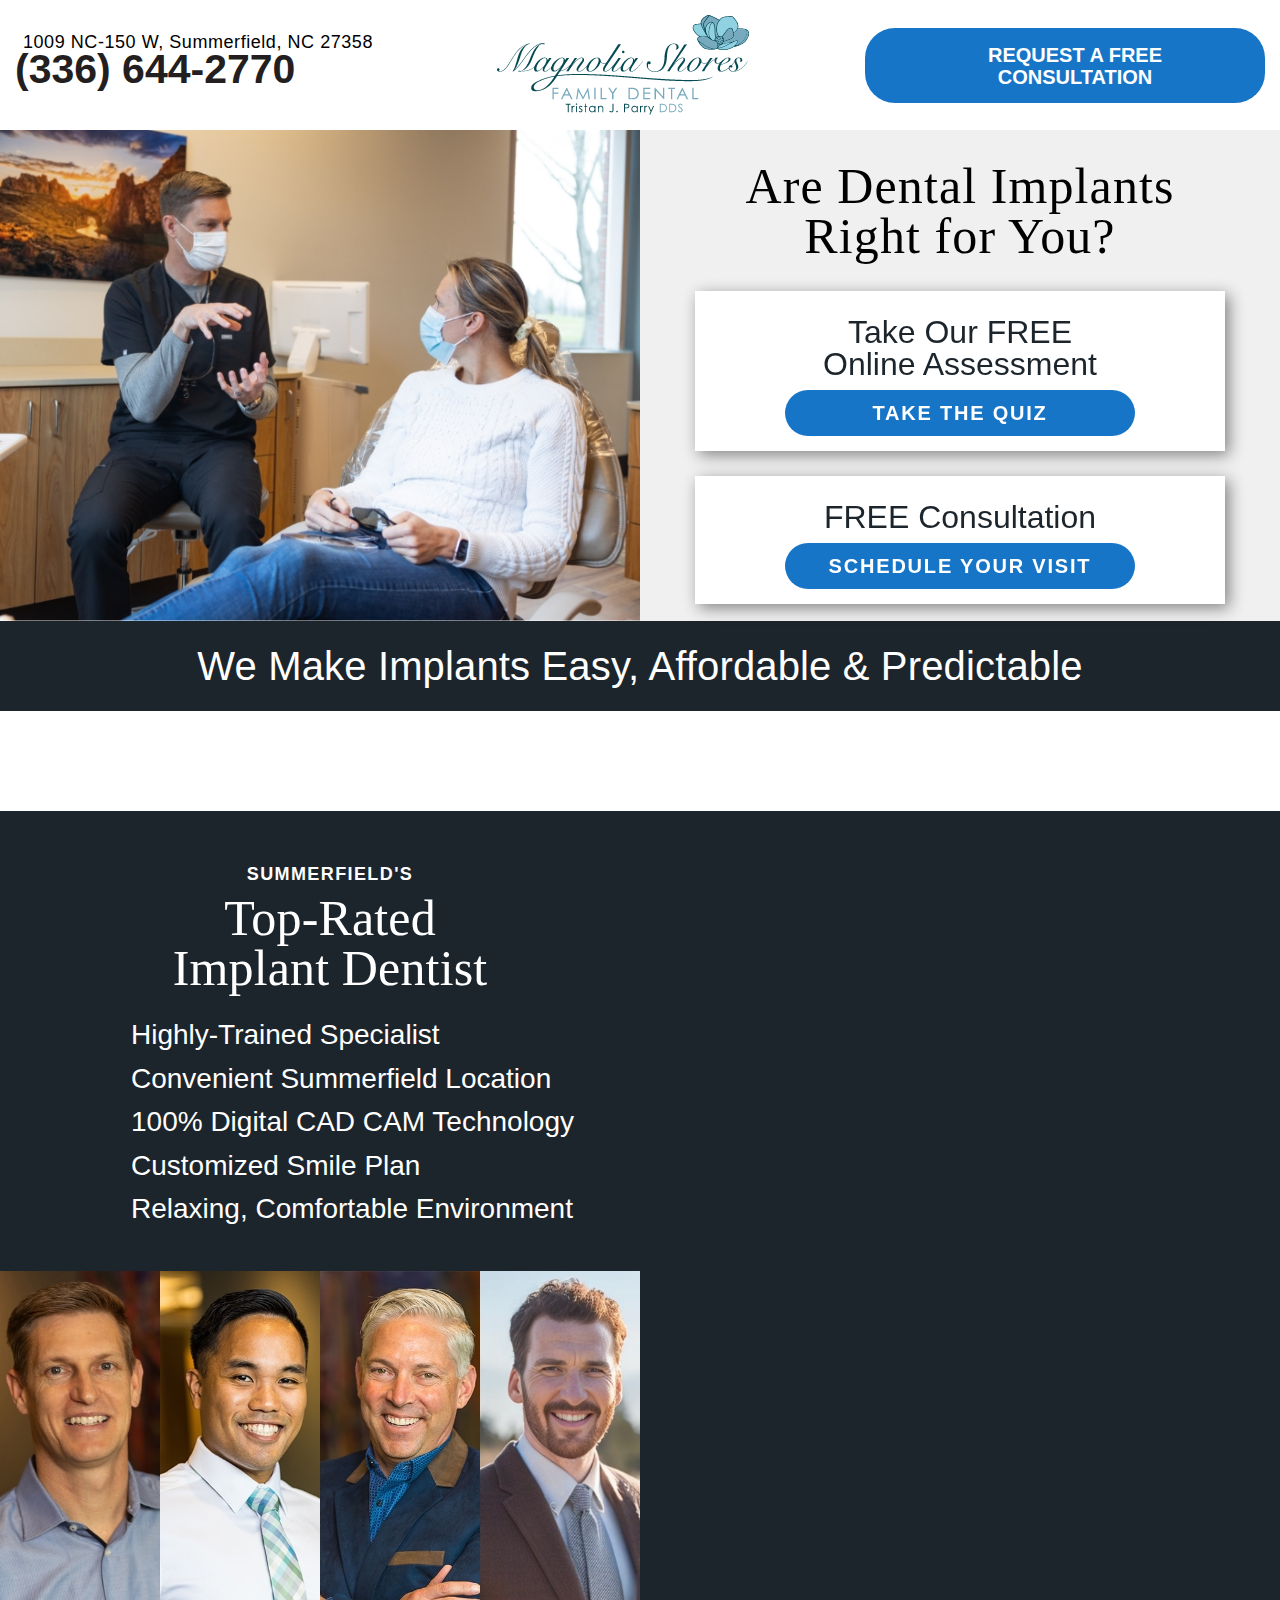
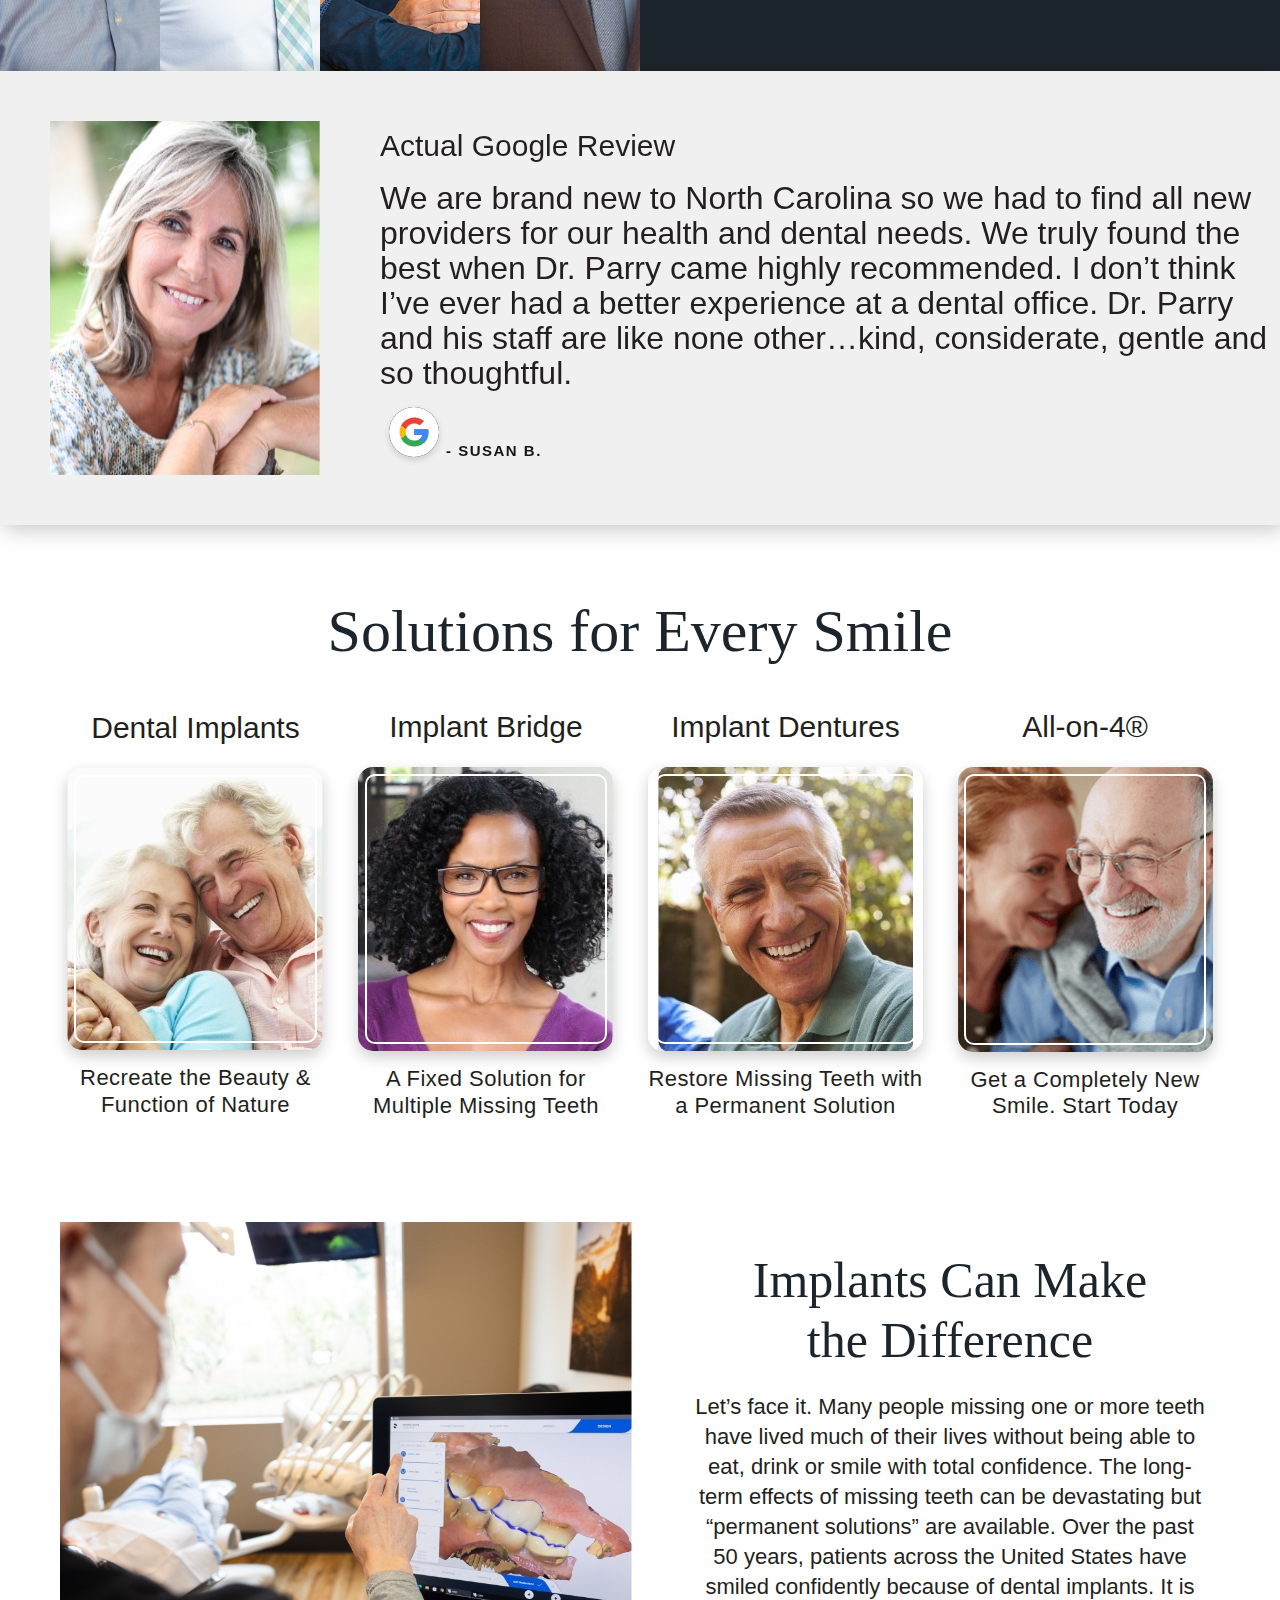
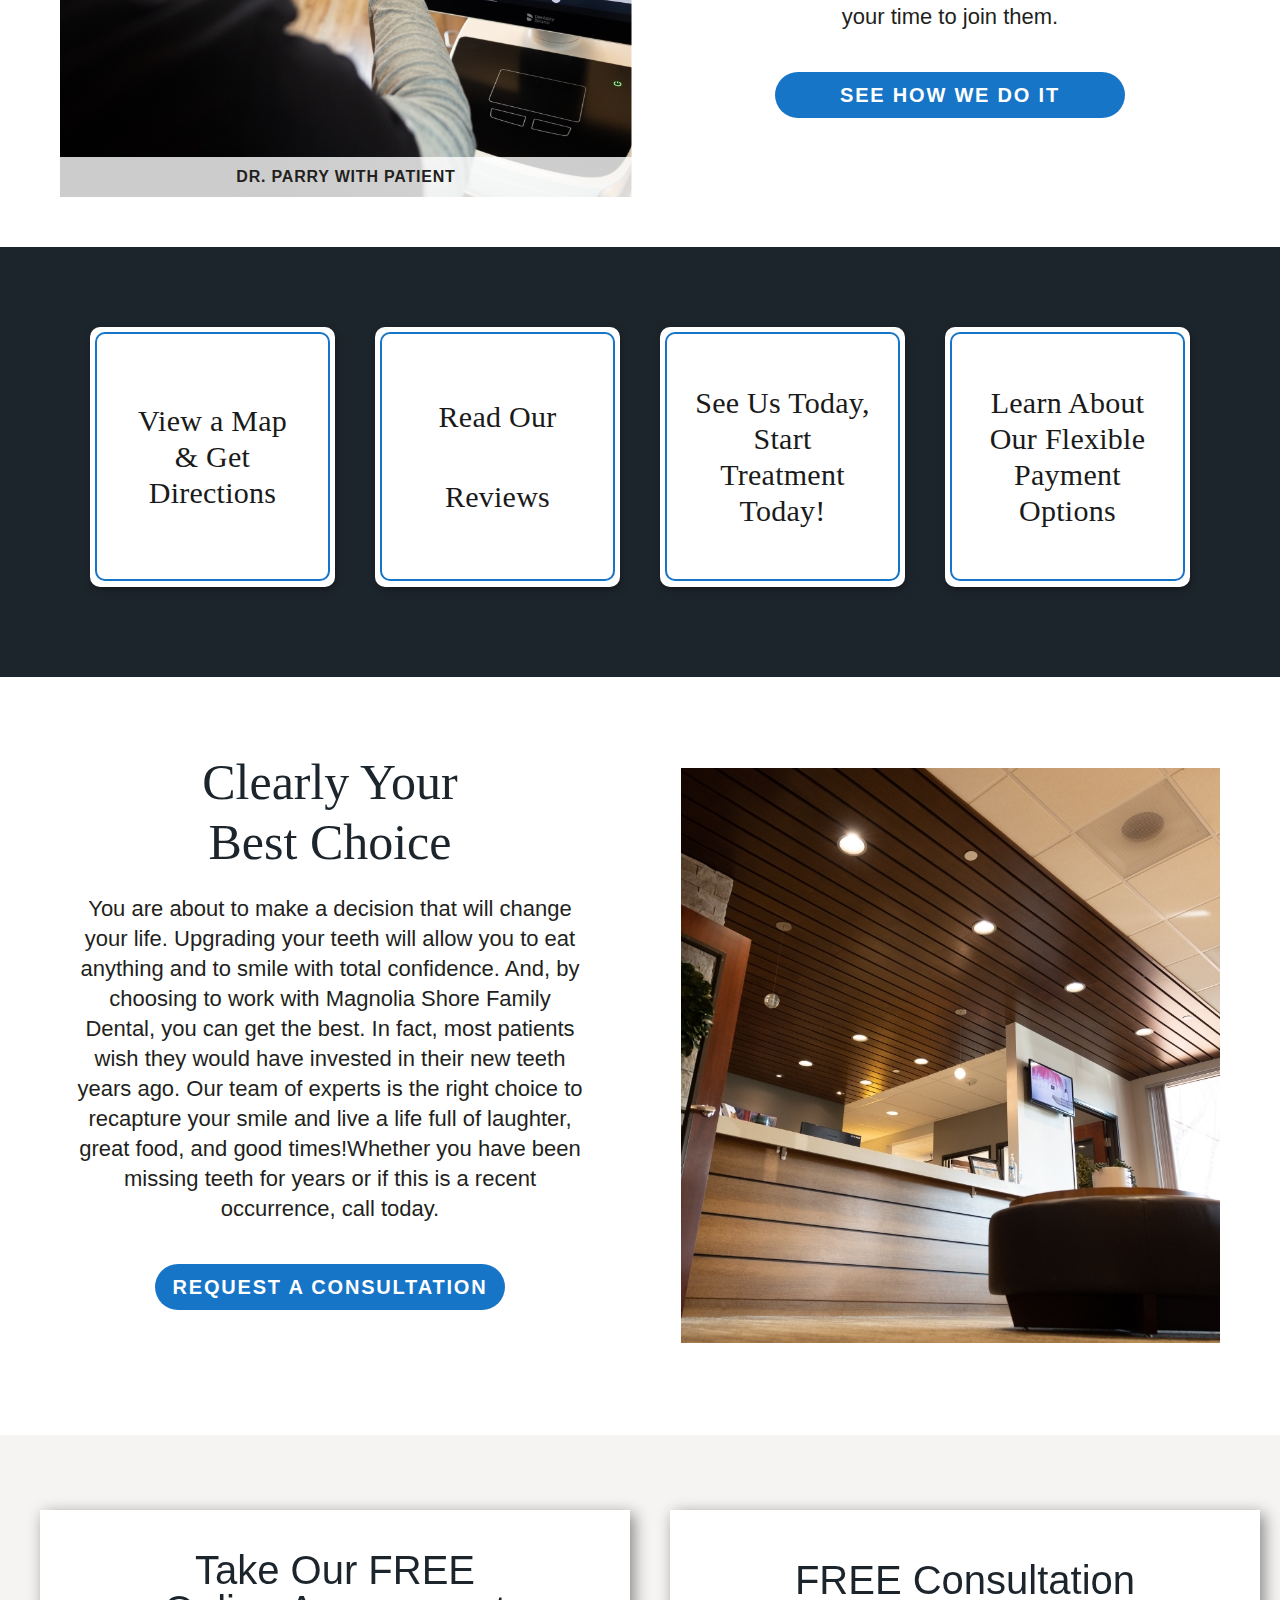
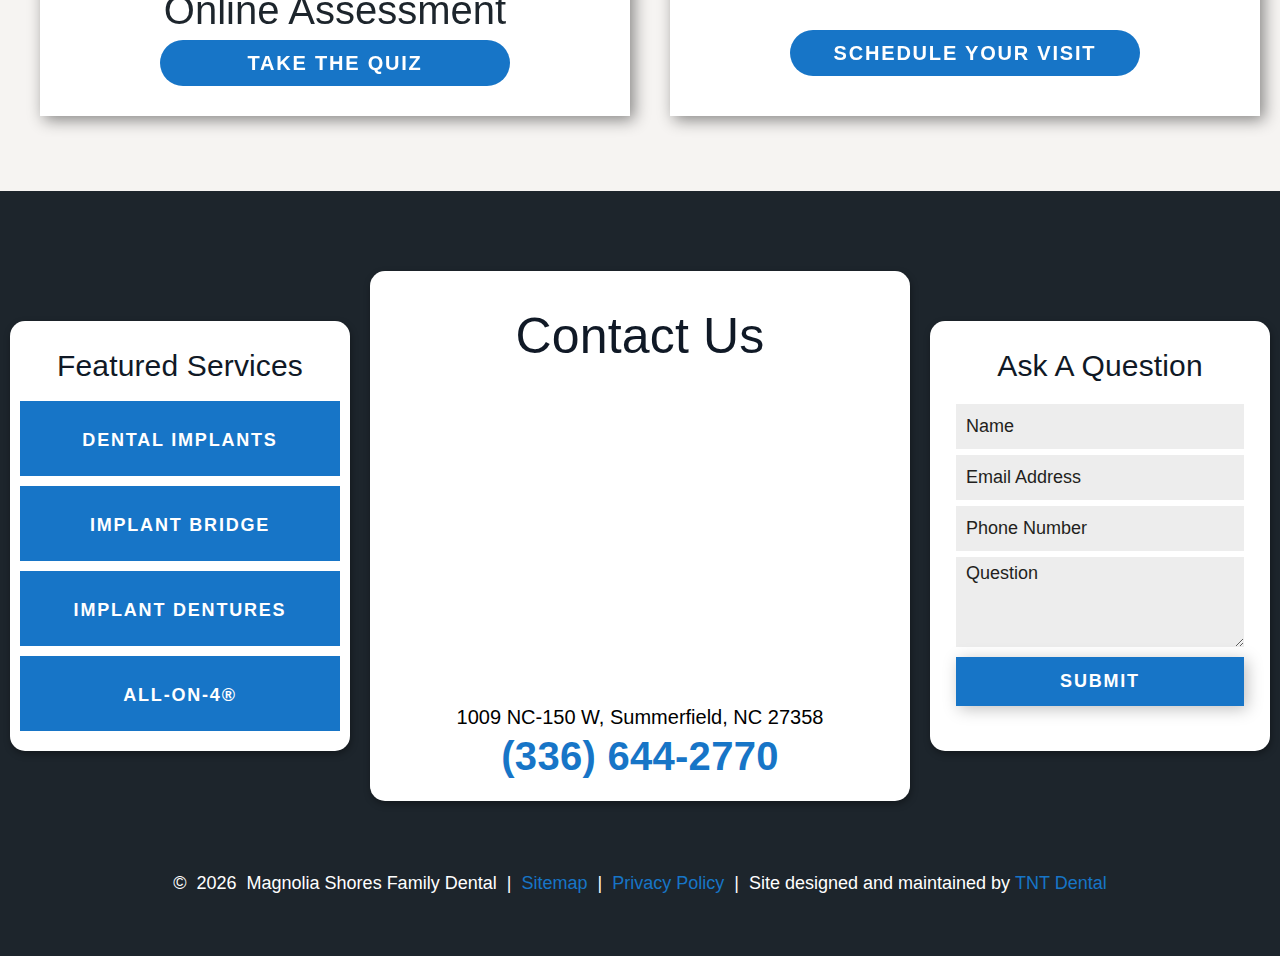
<file: index.html>
<!DOCTYPE html>
<html lang="en">

<head>
    <meta http-equiv="Content-Type" content="text/html; charset=utf-8" />
    <meta content="$var(metaDescription)$" name="Description" />
    <link href="lp-implant-styles.css" type="text/css" rel="stylesheet">
	<title>$var(pageTitle)$</title>
    <META NAME="ROBOTS" CONTENT="NOINDEX, NOFOLLOW">
    <link rel="canonical" href="https://$var(siteURL)$/$var(pageURL)$.html" />
    <meta name="viewport" content="width=device-width, initial-scale=1, maximum-scale=1, user-scalable=0" />
    <link href="https://tntwebsites.com/tnticons/css/fontello.css" rel="stylesheet">
    <link rel="preconnect" href="https://fonts.googleapis.com">
    <link rel="preconnect" href="https://fonts.gstatic.com" crossorigin>
    <link href="https://fonts.googleapis.com/css2?family=Prata&family=Roboto:wght@400;700&display=swap" rel="stylesheet">
    <script async src='https://tag.simpli.fi/sifitag/d0839950-0d38-0137-dfb5-06a9ed4ca31b'></script>
</head>

<body>
   
    <div id="fixed-tabs">
         <a href="implant-special-form-2023.html">
            <span><i class="icon-calendar-1"></i>Request <strong>a Consultation</strong></span>
        </a>
        <a href="tel:+13366442770" target="_blank">
            <span><i class="icon-phone"></i>Call <strong>Our Office</strong></span>
        </a>
        <a href="https://goo.gl/maps/hF76NYX7GYCfSjA28" target="_blank">
            <span><i class="icon-location"></i>Map <strong>Us</strong></span>
        </a>
    </div>
    
    <header>
        <div id="nav" class="split">
             <div id="header-details">
                 <address>
                    <a class="address" href="https://goo.gl/maps/hF76NYX7GYCfSjA28" target="_blank">
                        <i class="icon-location"></i>
                        1009 NC-150 W, Summerfield, NC 27358
                    </a>
                 </address>
                <a href="tel:+13366442770" class="phone"><i class="icon-phone"></i>(336) 644-2770</a>
             </div>
             <a href="index.html" class="logo"><img src="assets/images/lp-logo.png" alt="Magnolia Shores Family Dental logo"></a>
            <a href="implant-special-form-2023.html" class="btn"><i class="icon-calendar-1"></i>Request A Free Consultation</a>
             <div id="mobile-btns">
                <a href="tel:+13366442770" class="phone"><i class="icon-phone"></i><span>Call Today!</span>(336) 644-2770</a>
                <a href="implant-special-form-2023.html" class="btn"><i class="icon-calendar-1"></i><span>Request</span> A Free Consultation</a>
             </div>
        </div>
    </header>

    <main>

    <section id="banner">
        <figure>
            <img src="assets/images/lp-implant-2023-banner.jpg" alt="">
        </figure>
        <article>
            <h1>
                Are Dental Implants<br>
                Right for You?
            </h1>
            <div class="quiz">
                <div class="flex-ed">
                    <article>
                        <h2>Take Our FREE<br>
                            Online Assessment</h2>
                        <a href="lp-implant-quiz-2023.html" class="btn">Take The Quiz</a>
                    </article>
                    <article>
                        <h2>FREE Consultation</h2>
                        <a href="implant-special-form-2023.html" class="btn">Schedule Your Visit</a>
                    </article>
                </div>
            </div>
        </article>
    </section>

    <section id="bar">
        <h3>We Make Implants Easy, Affordable & Predictable </h3>
    </section>

    <section id="reviews">
        <div class="review-container">
            <div class="flex-ed">
                <div class="list">
                    <h4>Summerfield's</h4>
                    <h3>Top-Rated <br>
                        Implant Dentist</h3>
                    <ul>
                        <li>Highly-Trained Specialist</li>
                        <li>Convenient Summerfield Location</li>
                        <li>100% Digital CAD CAM Technology</li>
                        <li>Customized Smile Plan</li>
                        <li>Relaxing, Comfortable Environment</li>
                    </ul>
                </div>
                <figure>
                    <img src="assets/images/lp-implant-doctor-1.jpg" alt="Doctor Tristan J Parry">
                    <img id="mobile-doc" src="assets/images/lp-implant-doctor-1-mobile.jpg" alt="Doctor Tristan J Parry">
                </figure>
            </div>
            <div class="flex-ed review">
                <img src="assets/images/lp-implant-review.jpg" alt="">
                <div>
                    <h5>Actual Google Review</h5>
                    <p>We are brand new to North Carolina so we had to find all new providers for our health and dental needs. We truly found the best when Dr. Parry came highly recommended. I don’t think I’ve ever had a better experience at a dental office. Dr. Parry and his staff are like none other…kind, considerate, gentle and so thoughtful.</p>
                    <author>
                        <span><img src="assets/images/lp-np-google.png" alt="google icon"></span>
                        <div>
                            <star></star>
                            - Susan B.
                        </div>
                    </author>
                </div>
            </div>
        </div>
    </section>

    <section id="mobile-reviews">
        <div class="review-container" class="container flex-ed">
            <div id="google">
                <!-- <img src="assets/images/lp-combo-review-stamp.png" class="review-stamp" alt="Over 250 Reviews stamp"> -->
                <div>
                    <star></star>
                    <p><span>Actual</span> <img src="assets/images/google-logo.png" alt="Google logo"><span>Review</span></p>
                </div>
            </div>
            <div class="comment">
                <p>We are brand new to North Carolina so we had to find all new providers for our health and dental needs. We truly found the best when Dr. Parry came highly recommended. I don’t think I’ve ever had a better experience at a dental office. Dr. Parry and his staff are like none other…kind, considerate, gentle and so thoughtful.</p>
                <p class="caption2">- Susan B.</p>
            </div>
        </div>
    </section>

    <section id="options" class="callouts">
        <h2>Solutions for Every Smile</h2>
        <div class="flex-ed">
            <a href="dental-implants.html" target="_blank" class="col">
                <h3>Dental Implants</h3>
                <div class="portrait"><img src="assets/images/lp-implant-calls-1.jpg" alt="woman smiling"/></div>
                <p>Recreate the Beauty & <br>
                    Function of Nature</p>
            </a>
            <a href="dental-implants.html" target="_blank" class="col">
                <h3>Implant Bridge</h3>
                <div class="portrait"><img src="assets/images/lp-implant-calls-2.jpg" alt="smiling man"/></div>
                <p>A Fixed Solution for <br>
                    Multiple Missing Teeth</p>
            </a>
            <a href="implant-retained-dentures.html" target="_blank" class="col">
                <h3>Implant Dentures</h3>
                <div class="portrait"><img src="assets/images/lp-implant-calls-3.jpg" alt="smiling woman"/></div>
                <p>Restore Missing Teeth with <br>
                    a Permanent Solution</p>
            </a>
            <a href="all-on-4-dentures.html" target="_blank" class="col">
                <h3>All-on-4®</h3>
                <div class="portrait"><img src="assets/images/lp-implant-calls-4.png" alt="smiling older couple"/></div>
                <p>Get a Completely New <br>
                    Smile. Start Today</p>
            </a>
        </div>
     </section>

     <section class="container split even">
        <article>
            <h2>Implants Can Make <br>
                the Difference</h2>
             <p>Let’s face it. Many people missing one or more teeth have lived much of their lives without being able to eat, drink or smile with total confidence. The long-term effects of missing teeth can be devastating but “permanent solutions” are available. Over the past 50 years, patients across the United States have smiled confidently because of dental implants. It is your time to join them.</p>
             <p><a target="_blank" href="dental-implants.html" class="btn">SEE How We Do It</a></p>
            </article>
        <figure>
            <img src="assets/images/lp-implant-office-2.jpg" alt="doctor showing patient a smile">
            <figcaption>Dr. Parry with Patient</figcaption>
        </figure>
    </section>


    <div id="secondary">
        <section class="callouts">
            <a href="contact.html" target="blank" class="col">
                <div class="portrait">
                    <h3>View a Map <br>& Get <br>Directions</h3>
                    <i class="icon-location"></i>
                </div>
            </a>
            <a href="reviews.html" target="_blank" class="col">
                <div class="portrait">
                    <h3>Read Our <star></star> Reviews</h3>
                </div>
            </a>
            <a href="implant-special-form-2023.html" target="_blank" class="col">
                <div class="portrait">
                    <h3>See Us Today,<br> Start <br>Treatment<br> Today!</h3>
                </div>
            </a>
            <a href="for-patients.html#financing" target="_blank" class="col">
                <div class="portrait">
                    <h3>Learn About<br>Our Flexible  <br> Payment <br> Options</h3>
                </div>
            </a>
        </section>
    </div>
      
    
    
    <hr>
    
    <section id="implants" class="container split odd">
        <article>
            <h2>Clearly Your <br>
                Best Choice</h2>
             <p>You are about to make a decision that will change your life. Upgrading your teeth will allow you to eat anything and to smile with total confidence. And, by choosing to work with Magnolia Shore Family Dental, you can get the best. In fact, most patients wish they would have invested in their new teeth years ago. Our team of experts is the right choice to recapture your smile and live a life full of laughter, great food, and good times!Whether you have been missing teeth for years or if this is a recent occurrence, call today.</p>
             <p><a href="implant-special-form-2023.html" class="btn">REQUEST a Consultation</a></p>
            </article>
        <figure class="no-shad">
            <img src="assets/images/lp-implant-doctor-2.jpg" alt="dentist showing woman her new teeth">
        </figure>
    </section>

<section id="quiz">
        <div class="quiz">
            <div class="flex-ed">
                <article>
                    <h2>Take Our FREE<br>
                        Online Assessment</h2>
                    <a href="lp-implant-quiz-2023.html" class="btn">Take The Quiz</a>
                </article>
                <article>
                    <h2>FREE Consultation</h2>
                    <a class="btn" href="implant-special-form-2023.html">Schedule Your Visit</a>
                </article>
            </div>
        </div>
</section>

</main>

    <footer>
        <div class="container flex-ed">
            <article id="contact" >
                <h3>Contact Us</h3>
                <div id="map">
                    <iframe src="https://www.google.com/maps/embed?pb=!1m14!1m8!1m3!1d25756.987696099823!2d-79.8564391!3d36.2000383!3m2!1i1024!2i768!4f13.1!3m3!1m2!1s0x8852e3ec26620603%3A0x5be69f4f6315a395!2sMagnolia%20Shores%20Family%20Dental!5e0!3m2!1sen!2sus!4v1678763101547!5m2!1sen!2sus" width="100%" height="300" style="border:0;" allowfullscreen="" loading="lazy" referrerpolicy="no-referrer-when-downgrade"></iframe>
                </div>
                <a href="https://goo.gl/maps/hF76NYX7GYCfSjA28" target="_blank" class="address"> 
                    1009 NC-150 W, Summerfield, NC 27358
                </a>
                <a href="tel:+13366442770" class="phone">(336) 644-2770</a>
            </article>
            
            <article id="services">
                <h3>Featured Services</h3>
                <ul>
                    <li><a target="_blank" href="dental-implants.html">Dental Implants</a></li>
                    <li><a target="_blank" href="dental-implants.html">Implant bridge</a></li>
                    <li><a target="_blank" href="implant-retained-dentures.html">Implant Dentures</a></li>
                    <li><a target="_blank" href="dental-implants.html">All-on-4®</a></li>
                </ul>
            </article>
            
            <article id="footer-form">
                <h3>Ask A Question</h3>
                <form class="simple" method="post" action="https://tnt-adder.herokuapp.com/submit/a6d95abc-e07f-45de-b358-7c35be8862dd">
                    <input type="text" name="name" required="true" placeholder="Name" />
                    <input type="email" name="email" required="true" placeholder="Email Address" />
                    <input type="text" name="phone" required="true" placeholder="Phone Number" />
                    <textarea name="message" placeholder="Question"></textarea>
                    <button class="btn">Submit</button>
                    <input type="hidden" name="_subject" value="PPC Implants Landing Page 2023 Footer - Questions" />
                    <input type="hidden" name="_redirect" value="thanks.html" />
                </form>
            </article>
        </div>

        <div class="copy">
            © <span id="copyDate"></span> Magnolia Shores Family Dental <span>|</span> <a href="sitemap.html">Sitemap</a> <span>|</span> <a href="privacy-policy.html">Privacy Policy</a> <span>|</span> Site designed and maintained by
            <a href="https://www.tntdental.com" target="_blank">TNT Dental</a> 
        </div>
    </footer>

    <script src="assets/js/lp-implants.js"></script>

</body>
</html>
</file>
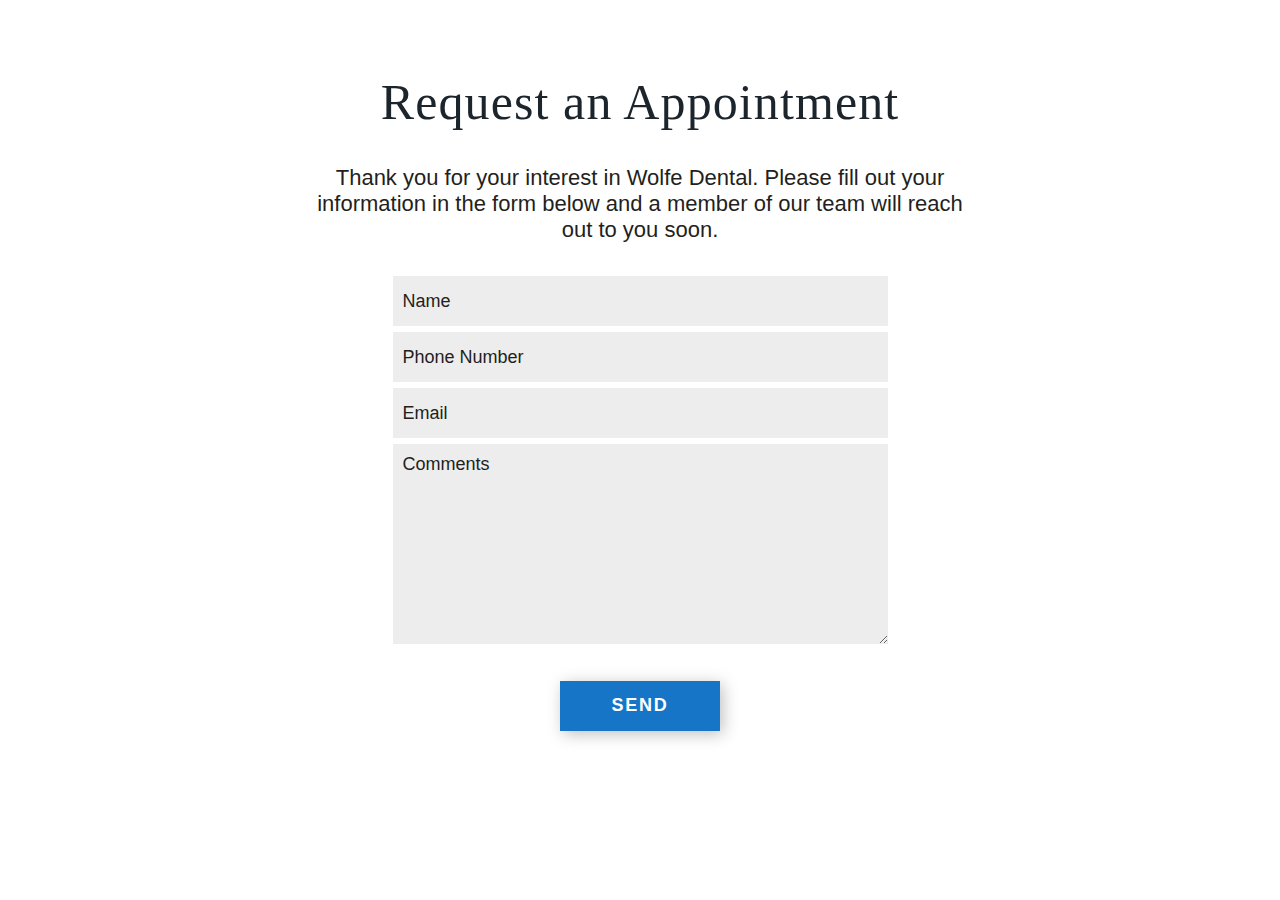
<file: implant-special-form-2023.html>
<!DOCTYPE html>
<html lang="en">

<head>
    <meta http-equiv="Content-Type" content="text/html; charset=utf-8" />
    <meta content="" name="Description" />
    <link href="lp-implant-styles.css" type="text/css" rel="stylesheet">
    <title> </title>
    <link rel="canonical" href="https://" />

    <meta name="viewport" content="width=device-width, initial-scale=1, maximum-scale=1, user-scalable=0" />
    <link href="https://tntwebsites.com/tnticons/css/fontello.css" rel="stylesheet">
    <link href="https://fonts.googleapis.com/css?family=Barlow:400,700" rel="stylesheet">
    <script async src='https://tag.simpli.fi/sifitag/d0839950-0d38-0137-dfb5-06a9ed4ca31b'></script>
</head>

<body>

	
	<div id="landing-page-form">
        <h1>Request an Appointment</h1>
          <p>Thank you for your interest in Wolfe Dental. Please fill out your information in the form below and a member of our team will reach out to you soon.</p>
                                
                 <form class="simple" method="post" action="https://tnt-adder.herokuapp.com/submit/ede9516b-0025-460d-a7c1-2d5548d708f5">
                    <div ><label>Name</label> <input name="Name" placeholder="Name" required="true" type="text" /></div>
                    <div><label>Phone Number</label> <input name="Phone" placeholder="Phone Number" required="true" type="text" /></div>
                    <div><label>Email Address</label> <input name="email" placeholder="Email" required="true" type="email" /></div>
                    <div><label>Comments</label><textarea name="CommentArea" placeholder="Comments" type="textarea" value="comments"></textarea></div>
                    <button class="btn">Send</button>
                    <input type="hidden" name="_subject" value="LP Implants 2023 - Request an Appointment" />
                    <input type="hidden" name="_redirect" value="thanks.html" />
                </form>
          </div>


</body>

</html>
</file>
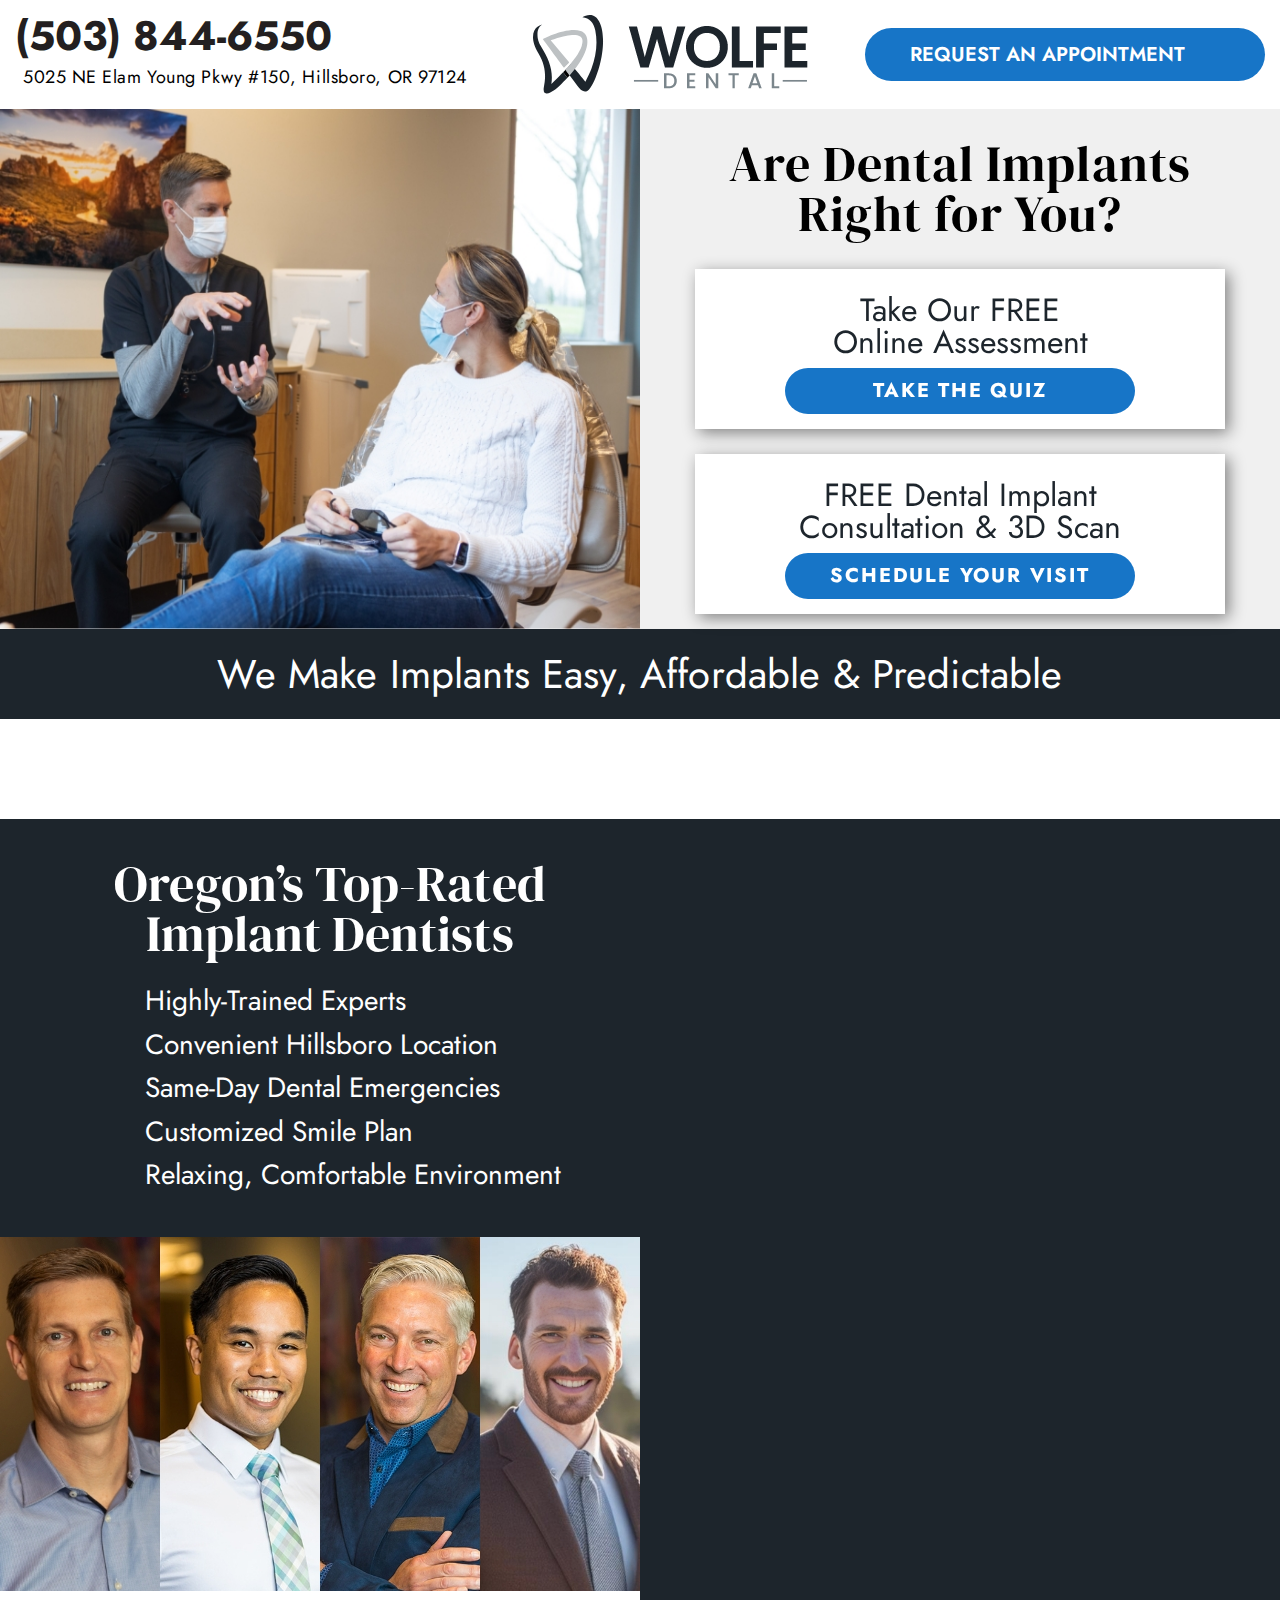
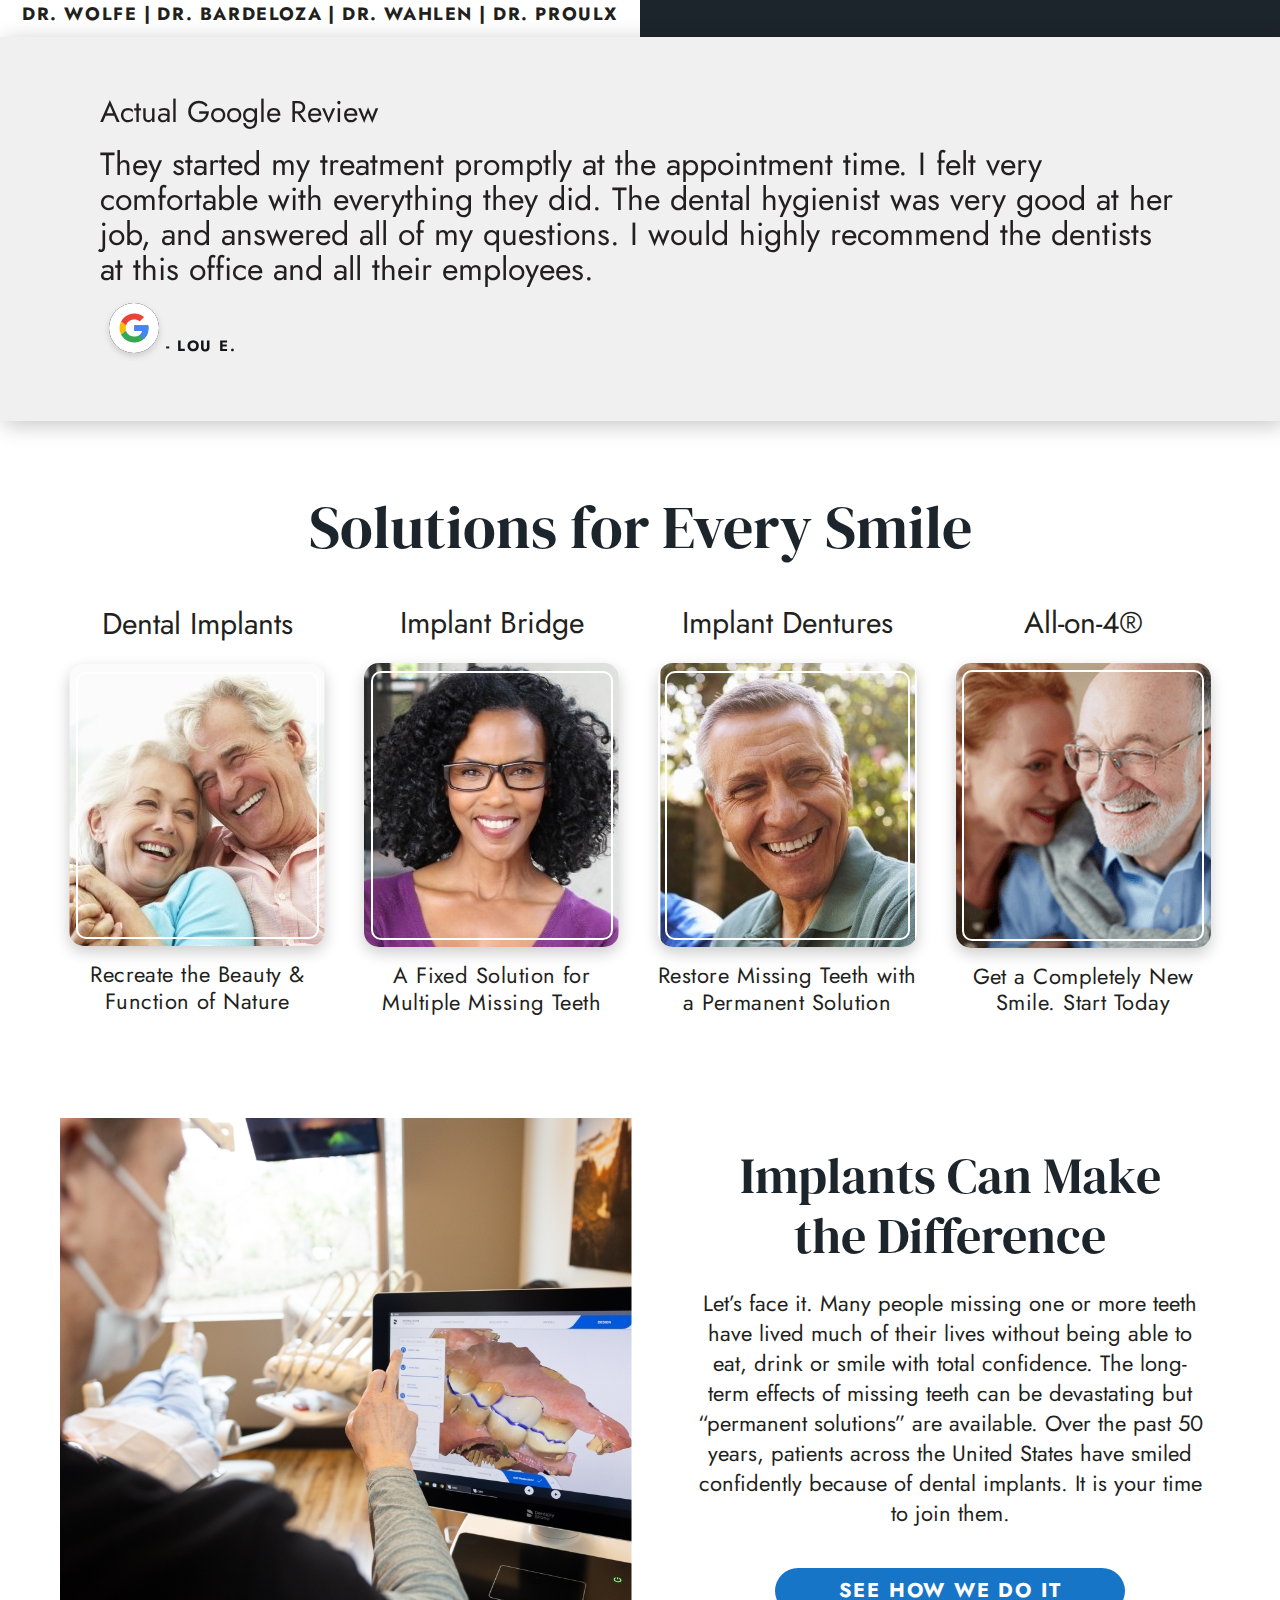
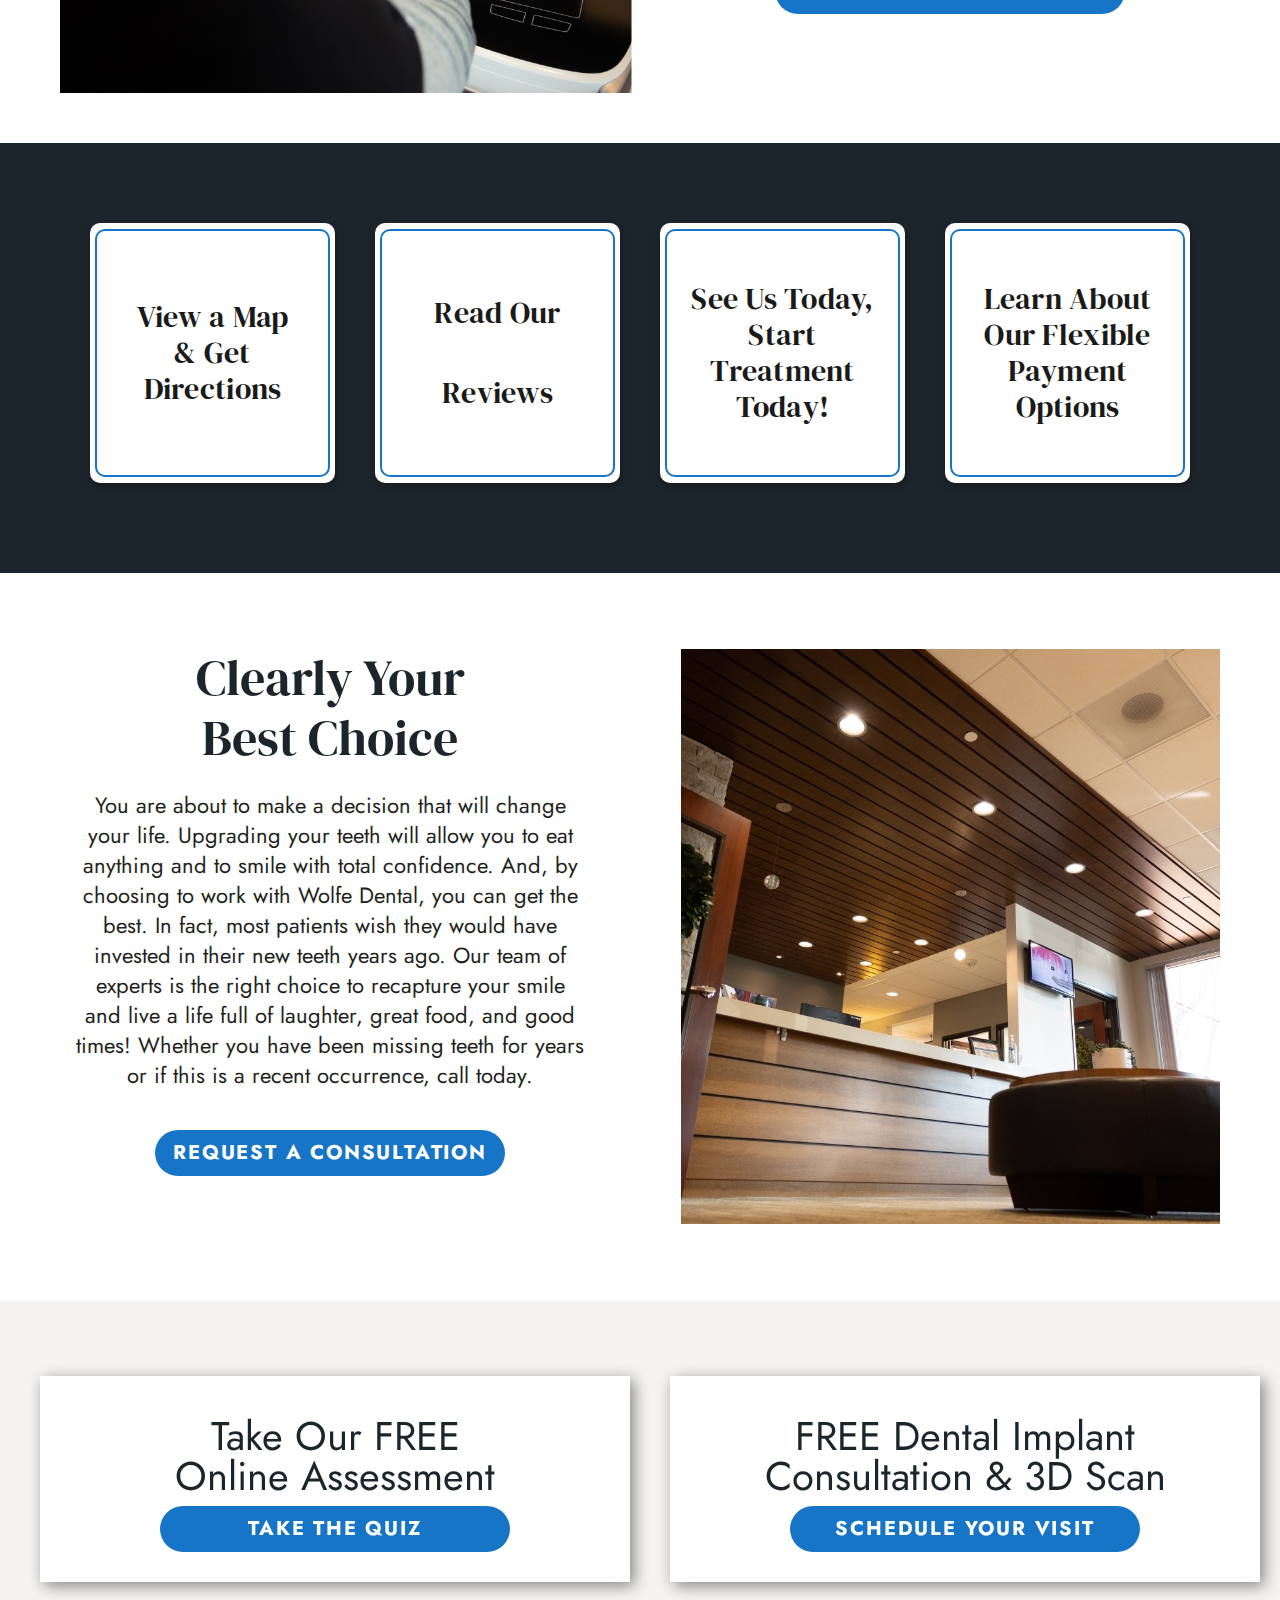
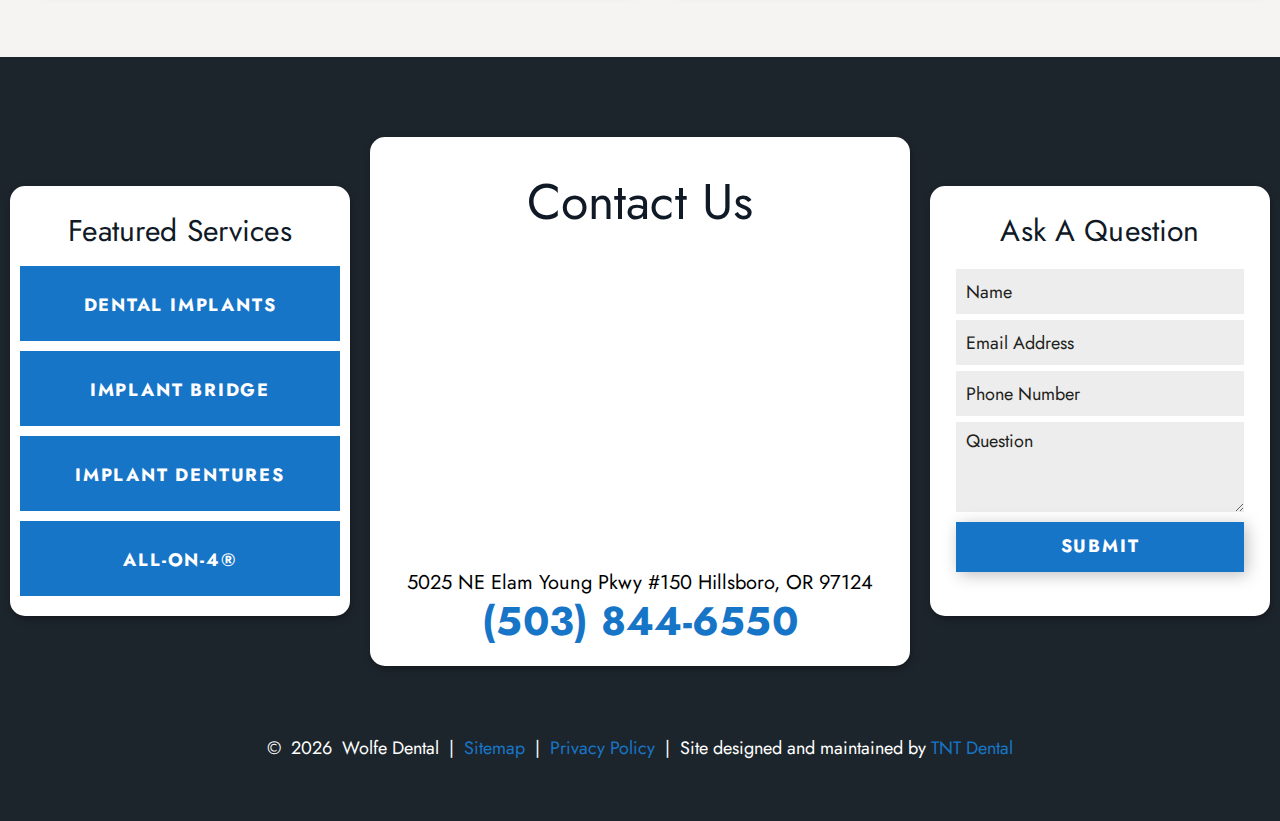
<file: implants-special.html>
<!DOCTYPE html>
<html lang="en">

<head>
    <meta http-equiv="Content-Type" content="text/html; charset=utf-8" />
    <meta content="$var(metaDescription)$" name="Description" />
    <link href="lp-implant-styles.css" type="text/css" rel="stylesheet">
	<title>$var(pageTitle)$</title>
    <META NAME="ROBOTS" CONTENT="NOINDEX, NOFOLLOW">
    <link rel="canonical" href="https://$var(siteURL)$/$var(pageURL)$.html" />
    <meta name="viewport" content="width=device-width, initial-scale=1, maximum-scale=1, user-scalable=0" />
    <link href="https://tntwebsites.com/tnticons/css/fontello.css" rel="stylesheet">
    <link rel="preconnect" href="https://fonts.googleapis.com">
    <link rel="preconnect" href="https://fonts.gstatic.com" crossorigin>
    <link href="https://fonts.googleapis.com/css2?family=DM+Serif+Display&family=Jost:wght@400;500;600;700&display=swap" rel="stylesheet">
    <script async src='https://tag.simpli.fi/sifitag/d0839950-0d38-0137-dfb5-06a9ed4ca31b'></script>
</head>

<body>
   
    <div id="fixed-tabs">
         <a href="lp-implants-2023-form.html">
            <span><i class="icon-calendar-1"></i>Request <strong>a Consultation</strong></span>
        </a>
        <a href="tel:+15038446550" target="_blank">
            <span><i class="icon-phone"></i>Call <strong>Our Office</strong></span>
        </a>
        <a href="https://maps.app.goo.gl/gAKKzCixwpzbV6kW7" target="_blank">
            <span><i class="icon-location"></i>Map <strong>Us</strong></span>
        </a>
    </div>
    
    <header>
        <div id="nav" class="split">
             <div id="header-details">
                <a href="tel:+15038446550" class="phone"><i class="icon-phone"></i>(503) 844-6550</a>
                <address>
                    <a class="address" href="https://maps.app.goo.gl/gAKKzCixwpzbV6kW7" target="_blank">
                        <i class="icon-location"></i>
                        5025 NE Elam Young Pkwy #150, Hillsboro, OR 97124
                    </a>
                 </address>
             </div>
             <a href="index.html" class="logo"><img src="assets/images/lp-implants-2023-logo.png" alt="Wolfe Dental logo"></a>
            <a href="lp-implants-2023-form.html" class="btn"><i class="icon-calendar-1"></i>Request an Appointment</a>
             <div id="mobile-btns">
                <a href="tel:+15038446550" class="phone"><span>Call Today!</span>(503) 844-6550</a>
                <a href="lp-implants-2023-form.html" class="btn"><span>Request</span> an Appointment</a>
             </div>
        </div>
    </header>

    <main>

    <section id="banner">
        <figure>
            <img src="assets/images/lp-implant-2023-banner.jpg" alt="woman smiling in mirror after getting dental implants">
        </figure>
        <article>
            <h1>
                Are Dental Implants<br>
                Right for You?
            </h1>
            <div class="quiz">
                <div class="flex-ed">
                    <article>
                        <h2>Take Our FREE<br>
                            Online Assessment</h2>
                        <a href="lp-implants-2023-quiz.html" class="btn">Take The Quiz</a>
                    </article>
                    <article>
                        <h2>FREE Dental Implant<br>
                            Consultation & 3D Scan</h2>
                        <a href="lp-implants-2023-form.html" class="btn">Schedule Your Visit</a>
                    </article>
                </div>
            </div>
        </article>
    </section>

    <section id="bar">
        <h3>We Make Implants Easy, Affordable & Predictable</h3>
    </section>

    <section id="reviews">
        <div class="review-container">
            <div class="flex-ed">
                <div class="list">
                    <h3>Oregon’s Top-Rated<br>
                        Implant Dentists</h3>
                    <ul>
                        <li>Highly-Trained Experts</li>
                        <li>Convenient Hillsboro Location</li>
                        <li>Same-Day Dental Emergencies</li>
                        <li>Customized Smile Plan</li>
                        <li>Relaxing, Comfortable Environment</li>
                    </ul>
                </div>
                <figure>
                    <picture>
                        <source media="(max-width: 790px)" srcset="assets/images/lp-implant-doctor-1-mobile.jpg" />
                        <source media="(min-width: 790px)" srcset="assets/images/lp-implant-doctor-1.jpg" />
                        <img src="assets/images/lp-implant-doctor-1.jpg" alt="" />
                      </picture>
                    <div class="caption"><a href="dr-ben-wolfe.html" target="_blank">DR. WOLFE</a> <span>|</span> <a href="dr-brian-bardeloza.html" target="_blank">DR. BARDELOZA </a> <span>|</span> <a href="dr-curtis-wahlen.html" target="_blank">DR. WAHLEN</a> <span>|</span> <a href="dr-gabe-proulx-dds.html" target="_blank">Dr. PROULX</a></div>
                </figure>
            </div>
            <div class="flex-ed review">
                <div>
                    <h5>Actual Google Review</h5>
                    <p>They started my treatment promptly at the appointment time. I felt very comfortable with everything they did. The dental hygienist was very good at her job, and answered all of my questions. I would highly recommend the dentists at this office and all their employees.</p>
                    <author>
                        <span><img src="assets/images/lp-np-google.png" alt="google icon"></span>
                        <div>
                            <star></star>
                            - Lou E.
                        </div>
                    </author>
                </div>
            </div>
        </div>
    </section>

    <section id="mobile-reviews">
        <div class="review-container" class="container flex-ed">
            <div id="google">
                <!-- <img src="assets/images/lp-combo-review-stamp.png" class="review-stamp" alt="Over 250 Reviews stamp"> -->
                <div>
                    <star></star>
                    <p><span>Actual</span> <img src="assets/images/google-logo.png" alt="Google logo"><span>Review</span></p>
                </div>
            </div>
            <div class="comment">
                <p>They started my treatment promptly at the appointment time. I felt very comfortable with everything they did. The dental hygienist was very good at her job, and answered all of my questions. I would highly recommend the dentists at this office and all their employees.</p>
                <p class="caption2">- Lou E.</p>
            </div>
        </div>
    </section>

    <section id="options" class="callouts">
        <h2>Solutions for Every Smile</h2>
        <div class="flex-ed">
            <a href="dental-implants.html" target="_blank" class="col">
                <h3>Dental Implants</h3>
                <div class="portrait"><img src="assets/images/lp-implant-calls-1.jpg" alt="woman and man smiling"/></div>
                <p>Recreate the Beauty & <br>
                    Function of Nature</p>
            </a>
            <a href="dental-implants.html" target="_blank" class="col">
                <h3>Implant Bridge</h3>
                <div class="portrait"><img src="assets/images/lp-implant-calls-2.jpg" alt="smiling woman"/></div>
                <p>A Fixed Solution for <br>
                    Multiple Missing Teeth</p>
            </a>
            <a href="implant-dentures.html" target="_blank" class="col">
                <h3>Implant Dentures</h3>
                <div class="portrait"><img src="assets/images/lp-implant-calls-3.jpg" alt="smiling man"/></div>
                <p>Restore Missing Teeth with <br>
                    a Permanent Solution</p>
            </a>
            <a href="all-on-4-implants.html" target="_blank" class="col">
                <h3>All-on-4®</h3>
                <div class="portrait"><img src="assets/images/lp-implant-calls-4.png" alt="smiling older couple"/></div>
                <p>Get a Completely New <br>
                    Smile. Start Today</p>
            </a>
        </div>
     </section>

     <section class="container split even">
        <article>
            <h2>Implants Can Make <br>
                the Difference</h2>
             <p>Let’s face it. Many people missing one or more teeth have lived much of their lives without being able to eat, drink or smile with total confidence. The long-term effects of missing teeth can be devastating but “permanent solutions” are available. Over the past 50 years, patients across the United States have smiled confidently because of dental implants. It is your time to join them.</p>
             <p><a target="_blank" href="dental-implants.html" class="btn">SEE How We Do It</a></p>
            </article>
        <figure>
            <img src="assets/images/lp-implant-office-2.jpg" alt="team member reviewing patient smile on computer">
        </figure>
    </section>

    <section id="secondary">
        <section class="callouts">
            <a href="contact-our-office.html" target="blank" class="col">
                <div class="portrait">
                    <h3>View a Map <br>& Get <br>Directions</h3>
                    <i class="icon-location"></i>
                </div>
            </a>
            <a href="reviews.html" target="_blank" class="col">
                <div class="portrait">
                    <h3>Read Our <star></star> Reviews</h3>
                </div>
            </a>
            <a href="lp-implants-2023-form.html" target="_blank" class="col">
                <div class="portrait">
                    <h3>See Us Today,<br> Start <br>Treatment<br> Today!</h3>
                </div>
            </a>
            <a href="for-patients.html#finance" target="_blank" class="col">
                <div class="portrait">
                    <h3>Learn About<br>Our Flexible  <br> Payment <br> Options</h3>
                </div>
            </a>
        </section>
    </section>
          
    <section id="implants" class="container split odd">
        <article>
            <h2>Clearly Your <br>
                Best Choice</h2>
             <p>You are about to make a decision that will change your life. Upgrading your teeth will allow you to eat anything and to smile with total confidence. And, by choosing to work with Wolfe Dental, you can get the best. In fact, most patients wish they would have invested in their new teeth years ago. Our team of experts is the right choice to recapture your smile and live a life full of laughter, great food, and good times! Whether you have been missing teeth for years or if this is a recent occurrence, call today.</p>
             <p><a href="lp-implants-2023-form.html" class="btn">REQUEST a Consultation</a></p>
            </article>
        <figure class="no-shad">
            <img src="assets/images/lp-implant-doctor-2.jpg" alt="waiting room view">
        </figure>
    </section>

<section id="quiz">
        <div class="quiz">
            <div class="flex-ed">
                <article>
                    <h2>Take Our FREE<br>
                        Online Assessment</h2>
                    <a href="lp-implants-2023-quiz.html" class="btn">Take The Quiz</a>
                </article>
                <article>
                    <h2>FREE Dental Implant<br>
                        Consultation & 3D Scan</h2>
                    <a class="btn" href="lp-implants-2023-form.html">Schedule Your Visit</a>
                </article>
            </div>
        </div>
</section>

</main>

    <footer>
        <div class="container flex-ed">
            <article id="contact" >
                <h3>Contact Us</h3>
                <div id="map">
                    <iframe src="https://www.google.com/maps/embed?pb=!1m18!1m12!1m3!1d2794.846575556284!2d-122.93180319999999!3d45.5332929!2m3!1f0!2f0!3f0!3m2!1i1024!2i768!4f13.1!3m3!1m2!1s0x549505613a7ebf7b%3A0x99e43b2e0797437!2sWolfe%20Dental!5e0!3m2!1sen!2sus!4v1699623159601!5m2!1sen!2sus" width="100%" height="300" style="border:0;" allowfullscreen="" loading="lazy" referrerpolicy="no-referrer-when-downgrade"></iframe>
                </div>
                <a href="https://maps.app.goo.gl/gAKKzCixwpzbV6kW7" target="_blank" class="address"> 
                    5025 NE Elam Young Pkwy #150 Hillsboro, OR 97124
                </a>
                <a href="tel:+15038446550" class="phone">(503) 844-6550</a>
            </article>
            
            <article id="services">
                <h3>Featured Services</h3>
                <ul>
                    <li><a target="_blank" href="dental-implants.html">Dental Implants</a></li>
                    <li><a target="_blank" href="dental-implants.html">Implant bridge</a></li>
                    <li><a target="_blank" href="implant-dentures.html">Implant Dentures</a></li>
                    <li><a target="_blank" href="all-on-4-implants.html">All-on-4®</a></li>
                </ul>
            </article>
            
            <article id="footer-form">
                <h3>Ask A Question</h3>
                <form class="simple" method="post" action="https://tnt-adder.herokuapp.com/submit/ede9516b-0025-460d-a7c1-2d5548d708f5">
                    <input type="text" name="name" required="true" placeholder="Name" />
                    <input type="email" name="email" required="true" placeholder="Email Address" />
                    <input type="text" name="phone" required="true" placeholder="Phone Number" />
                    <textarea name="message" placeholder="Question"></textarea>
                    <button class="btn">Submit</button>
                    <input type="hidden" name="_subject" value="LP Implants 2023 Footer - Questions" />
                    <input type="hidden" name="_redirect" value="thanks.html" />
                </form>
            </article>
        </div>

        <div class="copy">
            © <span id="copyDate"></span> Wolfe Dental <span>|</span> <a href="sitemap.html">Sitemap</a> <span>|</span> <a href="privacy-policy.html">Privacy Policy</a> <span>|</span> Site designed and maintained by
            <a href="https://www.tntdental.com" target="_blank">TNT Dental</a> 
        </div>
    </footer>

    <script src="assets/js/lp-implants.js"></script>

</body>
</html>
</file>
<file: lp-implant-styles.css>
/* ---------------- Normalize  ---------------- */
.progress, sub, sup {
  vertical-align: baseline;
}

.block, .elem-left, .elem-right, article, aside, details, figcaption, figure, footer, header, hr, main, menu, nav, section, summary {
  display: block;
}

hr, sub, sup {
  position: relative;
}

body, figure {
  margin: 0;
}

button, hr, input, select {
  overflow: visible;
}

[type=checkbox], [type=radio], legend {
  box-sizing: border-box;
  padding: 0;
}

html {
  font-family: sans-serif;
  -ms-text-size-adjust: 100%;
  -webkit-text-size-adjust: 100%;
  box-sizing: border-box;
  font-size: 100%;
}

audio, canvas, progress, video {
  display: inline-block;
}

audio:not([controls]) {
  display: none;
  height: 0;
}

[hidden], template {
  display: none;
}

a {
  background-color: transparent;
}

a:active, a:hover {
  outline-width: 0;
}

abbr[title] {
  border-bottom: none;
  text-decoration: underline;
  -webkit-text-decoration: underline dotted;
  text-decoration: underline dotted;
}

b, strong {
  font-weight: 700;
}

dfn {
  font-style: italic;
}

h1 {
  font-size: 2em;
  margin: 0 0 0.67em;
}

mark {
  background-color: #ff0;
  color: #000;
}

small {
  font-size: 80%;
}

sub, sup {
  font-size: 60%;
  line-height: 0;
}

sub {
  bottom: -0.25em;
}

sup {
  top: -0.45em;
}

img {
  border-style: none;
}

svg:not(:root) {
  overflow: hidden;
}

code, kbd, pre, samp {
  font-family: monospace, monospace;
  font-size: 1em;
}

hr {
  box-sizing: content-box;
  height: 0;
  border: 0;
}

button, input, select, textarea {
  font: inherit;
  line-height: initial;
  margin: 0;
}

optgroup {
  font-weight: 700;
}

button, select {
  text-transform: none;
}

[type=button], [type=reset], [type=submit], button {
  cursor: pointer;
}

[disabled] {
  cursor: default;
}

[type=reset], [type=submit], button, html [type=button] {
  -webkit-appearance: button;
  border: 0;
}

button::-moz-focus-inner, input::-moz-focus-inner {
  border: 0;
  padding: 0;
}

button:-moz-focusring, input:-moz-focusring {
  outline: ButtonText dotted 1px;
}

fieldset {
  border: 1px solid silver;
  margin: 0 2px;
  padding: 0.35em 0.625em 0.75em;
}

legend {
  color: inherit;
  display: table;
  max-width: 100%;
  white-space: normal;
}

textarea {
  overflow: auto;
}

[type=number]::-webkit-inner-spin-button, [type=number]::-webkit-outer-spin-button {
  height: auto;
}

[type=search] {
  -webkit-appearance: textfield;
}

[type=search]::-webkit-search-cancel-button, [type=search]::-webkit-search-decoration {
  -webkit-appearance: none;
}

*, ::before, ::after {
  box-sizing: border-box;
  -webkit-font-smoothing: antialiased;
  -moz-osx-font-smoothing: grayscale;
}

.clearfix:before, .clearfix:after {
  display: table;
  content: " ";
}

.clearfix:after {
  clear: both;
}

address {
  font-style: normal !important;
}

img {
  max-width: 100%;
  display: block;
  margin: 0 auto;
}

.icon-gplus:before {
  margin-left: -1px !important;
}

.page_index main, .page_index > hr {
  display: none !important;
}

a, ::before, ::after, img, figure, article, li, #fixed-tabs, #header, #banner, h1, h2, h3, h4, h5, h6, .btn, .btn-alt, .btn:before, .btn-alt:before {
  transition: all 0.2s;
}

i {
  display: inline;
}

*, ::before, ::after {
  box-sizing: border-box;
  -webkit-font-smoothing: antialiased;
  -moz-osx-font-smoothing: grayscale;
}

[class*=" icon-"]:before, [class^=icon-]:before {
  line-height: 1 !important;
  display: block !important;
}

.clearfix:before, .clearfix:after {
  display: table;
  content: " ";
}

.clearfix:after {
  clear: both;
}

.shadow {
  box-shadow: 0 0 3px #000;
}

img {
  max-width: 100%;
}

a, .btn {
  cursor: pointer;
}

header {
  z-index: 99;
}

footer {
  z-index: 100;
}

/* ---------------- Animations  ---------------- */
.animated {
  animation-duration: 2s;
  animation-fill-mode: both;
}
@keyframes slideIn {
  from {
    transform: translate3d(0, -100%, 0);
  }
  to {
    transform: translate3d(0, 0, 0);
  }
}
/* ---------------- Global Styles  ---------------- */
.flex-ed, .col-flex-ed {
  display: flex;
}

.flex-ed {
  -webkit-box-orient: horizontal;
}

.col-flex-ed {
  flex-flow: column;
}

star {
  line-height: 1;
  margin: 7px auto;
  display: block;
}

star:after {
  font-size: 22px;
  font-family: "fontello";
  font-weight: 400;
  margin: 0;
  font-style: normal;
  content: "\e80f\e80f\e80f\e80f\e80f";
  color: #1775C7;
  padding: 0 10px;
  letter-spacing: 8.8px;
}

/* -------  Fixed Tabs ------------ */
#fixed-tabs {
  position: fixed;
  bottom: 0;
  right: 0;
  width: 100%;
  text-align: center;
  line-height: 1;
  display: flex;
  z-index: 150;
}

#fixed-tabs a {
  font-size: 16px;
  color: #fff;
  font-weight: 700;
  text-transform: uppercase;
  padding: 14px 0;
  flex: 1;
  flex-basis: 25%;
}
#fixed-tabs a i:before {
  font-size: 20px;
}

#fixed-tabs a:first-of-type {
  flex-basis: 50%;
}

#fixed-tabs a:nth-of-type(odd) {
  background-color: #0f4d82;
}

#fixed-tabs a:nth-of-type(even) {
  background-color: #0d1013;
}

@media (min-width: 1031px) {
  #fixed-tabs {
    display: none;
  }
}
@media (max-width: 1030px) {
  #fixed-tabs i {
    display: inline-block;
    font-size: 16px;
    display: inline-block;
    margin-right: 5px;
  }
  footer {
    margin-bottom: 42px !important;
  }
}
@media (max-width: 600px) {
  #fixed-tabs strong {
    display: none;
  }
}
/* ---------------- page foundation ---------- */
body {
  position: relative;
  background-color: #fff;
  text-align: center;
  color: #231f20;
  font: 400 18px/26px "Jost", sans-serif;
}

p {
  color: #231f20;
  font: 400 22px/26px "Jost", sans-serif;
}

a {
  display: inline-block;
  text-decoration: none;
  cursor: pointer;
  color: #1775C7;
}

a:hover {
  color: #1D252C;
}

h1, h2 h3, h4, h5, h6 {
  font-family: "DM Serif Display", serif;
  text-align: center;
}

h1 {
  margin: 50px auto;
  color: #000;
  font: normal 70px/1.3 "DM Serif Display", serif;
  letter-spacing: 1.1px;
}

h1 span {
  font: 500 83px/1 "Jost", sans-serif;
  color: #fff;
  display: block;
  text-shadow: 2px 2px 3px rgba(0, 0, 0, 0.3);
  letter-spacing: normal;
}

h2 {
  font: normal 50px/1.2 "DM Serif Display", serif;
  color: #1D252C;
  letter-spacing: normal;
  margin: 10px 0;
}

h3 {
  font: 600 30px/1 "Jost", sans-serif;
  color: #1D252C;
  margin: 20px auto 0;
  letter-spacing: 0.15px;
}

main ul {
  list-style: none;
  padding: 0;
  margin: 10px auto;
  text-align: left;
  display: table;
}
main ul li {
  position: relative;
  padding-left: 35px;
  font-size: 24px;
  line-height: 1.2;
  margin: 10px auto;
}
main ul li:before {
  content: "\e832";
  font-family: fontello;
  position: absolute;
  left: 0;
  top: 0;
  color: #1775C7;
}

/*  --------------  Buttons ----------------- */
.btn,
.btn-alt {
  position: relative;
  display: inline-block;
  cursor: pointer;
  padding: 12px 15px;
  min-width: 350px;
  text-align: center;
  color: #fff;
  background-color: #1775C7;
  border-radius: 35px;
  font: bold 20px/1.1 "Jost", sans-serif;
  text-transform: uppercase;
  letter-spacing: 1.8px;
}
.btn span,
.btn-alt span {
  text-transform: uppercase;
  font-size: 13px;
  vertical-align: middle;
}
.btn:hover,
.btn-alt:hover {
  background-color: #1D252C;
  color: #fff;
}

.btn-alt {
  border-radius: 0;
}

.flex-ed figure {
  position: relative;
}

figcaption {
  position: absolute;
  bottom: 0;
  right: 50%;
  transform: translate(50%);
  background: #fff;
  padding: 7px 15px;
}

header {
  position: relative;
  padding: 0;
  z-index: 100;
  background-color: #fff;
}
header address {
  padding: 0 8px;
}
header .address {
  display: flex;
  color: #000;
  font-size: 18px;
  line-height: 1.25;
  font-weight: 400;
  letter-spacing: 0.55px;
}
header .address:hover {
  color: #1D252C;
}
header .address i:before {
  color: #1775C7;
  font-size: 22px;
  margin-left: -10px;
  margin-right: 15px;
}
header #nav {
  display: flex;
  max-width: 1350px;
  justify-content: space-between;
  margin: auto;
  align-items: center;
  padding: 15px;
}
header #nav .btn {
  margin: 0;
  align-items: center;
  font-size: 20px;
  min-width: 200px;
  display: flex;
  font-weight: 600;
  border-radius: 30px;
  text-transform: uppercase;
  letter-spacing: normal;
  padding: 16px 25px 15px;
  width: 400px;
}
header #nav .btn span {
  display: block;
  font-family: "Jost", sans-serif;
  font-weight: 700;
  letter-spacing: 1.5px;
  font-size: 26px;
}
header #nav .btn i {
  margin-right: 20px;
  margin-top: -3px;
}
header #nav .btn i:before {
  margin-right: 10px;
  font-size: 22px;
}
header #nav .btn:hover {
  color: #fff;
}
header #nav .phone {
  margin-bottom: 15px;
  color: #231f20;
}
header #nav .phone:hover {
  color: #1775C7;
}
header #nav #mobile-btns {
  width: 100%;
  display: flex;
}
header #nav #mobile-btns > * {
  flex: 1;
  height: 64px;
}
header #nav #mobile-btns .btn {
  display: flex;
  flex-wrap: wrap;
  padding: 10px;
  margin: 0;
  min-width: auto;
  justify-content: center;
  border-radius: 0;
  font-size: 16px;
  text-transform: uppercase;
}
header #nav #mobile-btns .btn span {
  width: 100%;
  font-size: 28px;
}
header #nav #mobile-btns .phone, header #nav #mobile-btns .btn {
  display: flex;
  flex-wrap: wrap;
  justify-content: center;
  align-content: center;
}
header #nav #mobile-btns .phone span, header #nav #mobile-btns .btn span {
  width: 100%;
}
header #nav #mobile-btns .phone {
  background-color: #353C3F;
  color: #fff;
  font-size: 20px;
  line-height: 1.3;
  margin-bottom: 0;
}
header #nav #mobile-btns .phone span {
  text-transform: uppercase;
  color: #fff;
  font-size: 16px;
  font-weight: 700;
  letter-spacing: 1px;
}
header #nav #mobile-btns #mobile-special .container {
  margin: 10px 0;
  border-top: 2px solid #AFB1B1;
  border-bottom: 2px solid #AFB1B1;
  padding: 5px;
}
header #nav #mobile-btns #mobile-special .container h4 {
  color: #F0F0F0;
  font-size: 22px;
  margin: 0;
}
header #nav #mobile-btns #mobile-special .container small {
  text-transform: uppercase;
  font-size: 14px;
  letter-spacing: 0.7px;
  font-weight: 700;
}

.fix-nav header {
  position: fixed;
  width: 100%;
  left: 0;
  top: 0;
  right: 0;
  animation-duration: 0.8s;
  animation-fill-mode: both;
  animation-name: slideIn;
  z-index: 110;
  box-shadow: 0 3px 7px rgba(0, 0, 0, 0.35);
}
.fix-nav header .logo img {
  max-height: 90px;
}
.fix-nav header .logo {
  margin-bottom: 0;
}

.phone {
  display: flex;
  color: #45C9BB;
  font: 700 41px/30px "Jost", sans-serif;
}
.phone span {
  display: block;
  color: #000;
  font-size: 14px;
  font-weight: 700;
  text-transform: uppercase;
  font-family: "Jost", sans-serif;
}
.phone:hover {
  color: #1775C7;
}
.phone i {
  display: flex;
  align-items: center;
}
.phone i:before {
  color: #1775C7;
  font-size: 22px;
  margin-left: 0px;
  margin-right: 15px;
}

/* ------------   Split Img ------------- */
.split {
  display: flex;
  justify-content: space-between;
  align-items: center;
  max-width: 1160px;
  margin: 50px auto;
}
.split article {
  margin: 10px;
  padding: 5px;
  flex: 0 1 520px;
}
.split article p {
  -moz-text-align-last: center;
       text-align-last: center;
  letter-spacing: normal;
  line-height: 30px;
  margin-bottom: 30px;
}
.split .btn {
  margin: 10px auto 30px;
}
.split figure img {
  position: relative;
}
.split .no-shad img {
  box-shadow: none;
}
.split.even figure {
  order: -1;
  position: relative;
}
.split.even figure figcaption {
  width: 100%;
  left: 0;
  transform: none;
  text-transform: uppercase;
  font-weight: bold;
  font-size: 16px;
  letter-spacing: 0.8px;
  background-color: rgba(255, 255, 255, 0.8);
}

/* -------------- Banner ----------------- */
#banner {
  display: flex;
  flex-flow: row wrap;
}
#banner > * {
  flex: 1 0 50%;
}
#banner h1 {
  font: normal 50px/1 "DM Serif Display", serif;
  color: #000;
  margin: 30px auto;
}
#banner h1 small {
  font-size: 32px;
  display: block;
  margin-top: 15px;
  letter-spacing: 0.8px;
}
#banner .quiz .flex-ed {
  max-width: 1300px;
  margin: auto;
  padding-bottom: 15px;
  flex-flow: column wrap;
  align-content: center;
  gap: 25px;
}
#banner .quiz h2 {
  font: normal 32px/1 "Jost", sans-serif;
}
#banner .quiz p.note {
  font: normal 18px/1 "DM Serif Display", serif;
  color: grey;
  text-transform: uppercase;
}
#banner .quiz article {
  width: 530px;
  background: #fff;
  filter: drop-shadow(4px 4px 8px rgba(0, 0, 0, 0.46));
  padding: 15px 10px;
}
#banner figure figcaption {
  position: absolute;
  bottom: 0;
  font-size: 14px;
  font-weight: 700;
  margin-top: 5px;
  padding: 10px;
  width: 370px;
  text-align: center;
  letter-spacing: 0.1em;
  background-color: rgba(0, 0, 0, 0.9);
  text-transform: uppercase;
  right: 50px;
  color: white;
}
#banner figure figcaption a {
  color: white;
}
#banner figure figcaption a:hover {
  color: #1775C7;
}
#banner figure figcaption span {
  color: #1775C7;
  padding: 0 5px;
}
#banner figure img {
  margin: 0;
  width: 100%;
  height: 100%;
}
#banner > article {
  display: flex;
  flex-flow: column wrap;
  justify-content: center;
  background-color: #F0F0F0;
}
#banner > article div span {
  display: block;
  text-transform: none;
  font-family: "DM Serif Display", serif;
  font-weight: 500;
  margin: 0 auto 0;
  font-size: 42px;
  letter-spacing: 0.03em;
  line-height: 1.11;
  color: #86e2ff;
}
#banner > article div span small {
  display: inline-block;
  text-align: left;
  font-size: 17px;
  line-height: 17px;
  color: #86e2ff;
}
#banner > article div small {
  font-size: 28px;
  font-family: "DM Serif Display", serif;
  font-weight: 700;
  letter-spacing: 0.05em;
  display: block;
  color: #fff;
}
#banner p {
  font-size: 14px;
  color: #fff;
  font-weight: 700;
  line-height: 1.2;
}

#banner-wrapper {
  position: relative;
  background-color: white;
}

#banner-wrapper:before {
  background-color: #d2e6ed;
  position: absolute;
  left: 0;
  top: 60px;
  right: 0;
  content: "";
  bottom: -300px;
}

/* After Banner */
#bar {
  background: #1D252C;
  padding: 25px 10px;
}
#bar h3 {
  font: normal 40px/1 "Jost", sans-serif;
  color: #fff;
  margin: 0;
}

/* Reviews */
#reviews {
  max-width: 1300px;
  margin: 100px auto 0;
}
#reviews ul {
  display: flex;
  flex-flow: column;
  justify-content: center;
  align-items: flex-start;
}
#reviews ul li {
  color: #fff;
  margin: 5px 0;
  font-size: 28px;
  padding-left: 45px;
}
#reviews h4 {
  font: bold 18px/1 "Jost", sans-serif;
  margin-bottom: 0;
  color: #fff;
  letter-spacing: 1.4px;
  text-transform: uppercase;
}
#reviews h3 {
  font: normal 50px/1 "DM Serif Display", serif;
  margin: 10px auto;
  color: #fff;
}
#reviews .flex-ed {
  flex-flow: row wrap;
  justify-content: space-between;
}
#reviews .flex-ed:first-of-type {
  background: #1D252C;
}
#reviews .flex-ed > div.list {
  flex: 0 1 660px;
  display: flex;
  flex-flow: column wrap;
  padding: 30px 0;
}
#reviews .caption {
  position: absolute;
  bottom: 0;
  font-size: 18px;
  width: 100%;
  font-weight: bold;
  letter-spacing: 1.3px;
  background-color: rgb(255, 255, 255);
  padding: 10px;
  text-transform: uppercase;
  color: #231f20;
  font-family: "Jost", sans-serif;
  text-transform: uppercase;
  left: 50%;
  transform: translateX(-50%);
}
#reviews .caption a {
  color: #231f20;
  letter-spacing: 1.6px;
}
#reviews .caption a:hover {
  color: #1775C7;
}
#reviews #mobile-doc {
  display: none;
}
#reviews .flex-ed figure img {
  margin: 0;
  width: 100%;
}
#reviews .review {
  background: #F0F0F0;
  flex-flow: row;
  filter: drop-shadow(4px 4px 11px rgba(0, 0, 0, 0.23));
}
#reviews .review h5 {
  font: normal 30px/1 "Jost", sans-serif;
  margin: 0 0 10px;
}
#reviews .review img {
  padding: 50px;
  margin: 0;
}
#reviews .review author {
  color: #121618;
  text-align: left;
  font-size: 15px;
  line-height: 1;
  font-weight: 700;
  letter-spacing: 1.5px;
  text-transform: uppercase;
  display: flex;
  align-items: center;
  justify-content: flex-start;
}
#reviews .review author img {
  padding: 0;
}
#reviews .review > div {
  padding: 10px;
  display: flex;
  flex-flow: column;
  justify-content: center;
  max-width: 1100px;
  margin: 50px auto;
}
#reviews .review > div > * {
  text-align: left;
}
#reviews .review p {
  position: relative;
  font-size: 32px;
  line-height: 35px;
  margin: 10px auto;
}
#reviews .review p:after {
  content: "\e838";
  position: absolute;
  right: 0px;
  top: 56px;
  font-family: fontello;
  color: #1775C7;
  font-size: 270px;
  transform: rotateZ(180deg);
  opacity: 0.1;
}

/* -- mobile reviews -- */
#mobile-reviews {
  background-color: #F0F0F0;
  padding: 100px 30px;
}
#mobile-reviews .review-container {
  position: relative;
  background-color: #fff;
  box-shadow: 1.6px 2.5px 7px rgba(7, 8, 8, 0.35);
  max-width: 1200px;
  color: #1775C7;
  align-items: center;
  padding: 0;
  margin: auto;
  flex-wrap: nowrap;
  border-radius: 10px;
}
#mobile-reviews .review-container #google {
  background-color: #fff;
  flex: 0 1 225px;
  align-self: stretch;
  text-align: center;
  display: flex;
  flex-direction: column;
  justify-content: center;
  border-radius: 10px 10px 0 0;
}
#mobile-reviews .review-container #google img {
  padding: 5px 0;
}
#mobile-reviews .review-container #google > div {
  margin-top: 50px;
  padding: 5px 25px;
}
#mobile-reviews .review-container #google p {
  color: #1775C7;
  font-size: 20px;
  line-height: 1.25;
  display: flex;
  flex-wrap: wrap;
  margin-top: 25px;
  font-size: 15px;
  color: #231f20;
  letter-spacing: 1.5px;
  text-transform: uppercase;
  font-weight: 700;
}
#mobile-reviews .review-container #google p span {
  width: 100%;
}
#mobile-reviews .review-container #google p img {
  margin: auto;
}
#mobile-reviews .review-container #google .review-stamp {
  position: absolute;
  top: -50px;
  left: -50px;
}
#mobile-reviews .review-container .comment {
  flex: 1 1 780px;
  padding: 20px 20px 50px;
  text-align: left;
  margin: auto;
}
#mobile-reviews .review-container .comment p {
  font: 400 30px/34px "Jost", sans-serif;
  margin-top: 0;
  margin-top: 10px;
  margin-bottom: 10px;
  color: #000;
  letter-spacing: 0.03em;
  text-align: center;
  line-height: 30px;
}
#mobile-reviews .review-container .comment .caption2 {
  font: 600 normal 18px/1 "Jost", sans-serif;
  text-transform: uppercase;
  margin: 30px 0 10px;
  letter-spacing: 1.95px;
  text-align: center;
}

/* 2nd Quiz Section */
#quiz {
  padding: 75px 10px;
  background: #F6F4F2;
}
#quiz .quiz .flex-ed {
  max-width: 1300px;
  margin: auto;
  justify-content: space-around;
}
#quiz .quiz h2 {
  font: normal 40px/1 "Jost", sans-serif;
}
#quiz .quiz p.note {
  font: normal 18px/1 "DM Serif Display", serif;
  color: grey;
  text-transform: uppercase;
}
#quiz .quiz article {
  background: #fff;
  filter: drop-shadow(4px 4px 8px rgba(0, 0, 0, 0.46));
}
#quiz article {
  display: flex;
  flex-wrap: wrap;
  justify-content: center;
  align-items: center;
  padding: 30px 10px;
  margin-left: 20px;
  z-index: 1;
  flex: 0 1 590px;
}
#quiz article div {
  background-color: #231f20;
  font: 400 24px/41px "DM Serif Display", serif;
  letter-spacing: 1.2px;
  color: #fff;
  text-align: center;
  border-top: 5px solid rgba(206, 216, 255, 0.5);
  border-bottom: 5px solid rgba(206, 216, 255, 0.5);
  max-width: 585px;
  margin: auto;
  padding: 5px 0;
  letter-spacing: 2.5px;
}
#quiz article div span {
  display: block;
  text-transform: none;
  font-family: "DM Serif Display", serif;
  font-weight: 500;
  margin: 0 auto 0;
  font-size: 42px;
  letter-spacing: 0.03em;
  line-height: 1.11;
  color: #86e2ff;
}
#quiz article div span small {
  display: inline-block;
  text-align: left;
  font-size: 17px;
  line-height: 17px;
  color: #86e2ff;
}
#quiz article div small {
  font-size: 28px;
  font-family: "DM Serif Display", serif;
  font-weight: 700;
  letter-spacing: 0.05em;
  display: block;
  color: #fff;
}

/* ---------------- Callouts Styles  ---------------- */
.callouts {
  margin: 20px auto;
  display: flex;
  justify-content: space-around;
  align-items: stretch;
  max-width: 1140px;
  height: auto;
  padding: 10px 0;
  width: 100%;
  margin-top: 80px;
  z-index: 102;
}
.callouts .col {
  display: flex;
  align-items: center;
  text-decoration: none;
  justify-content: center;
  position: relative;
  flex-direction: column;
  margin: 15px 0;
  padding: 5px;
}
.callouts .col h3 {
  margin-bottom: 20px;
  margin-top: 0;
  color: #88c6ff;
}
.callouts .col:hover h3 {
  color: #1D252C;
}
.callouts .portrait {
  width: 100%;
  background-color: #fff;
  border-radius: 10px;
  padding: 0;
  overflow: hidden;
  box-shadow: 1px 3px 7px 0px rgba(0, 0, 0, 0.35);
  display: flex;
  flex-direction: column;
  justify-content: center;
  align-items: center;
}
.callouts .portrait:after {
  content: "";
  width: 95%;
  height: 95%;
  position: absolute;
  border: 2px solid white;
  border-radius: 10px;
  z-index: 3;
  margin: auto;
  top: 0;
  bottom: 0;
  left: 0;
  right: 0;
}
.callouts .portrait:hover:after {
  border-color: #1D252C;
}
.callouts .portrait img {
  position: relative;
  z-index: 3;
}
.callouts p {
  line-height: 1.2;
  margin-top: 15px;
  letter-spacing: 0.45px;
}

#options {
  margin-top: 50px;
  max-width: 1180px;
  display: block !important;
}
#options div {
  padding: 0;
  border-radius: 15px;
  overflow: hidden;
  position: relative;
}
#options > .flex-ed {
  justify-content: space-around;
  flex-wrap: wrap;
}
#options h2 {
  font-size: 60px;
  margin-bottom: 25px;
}
#options .col {
  background-color: transparent;
  z-index: 105;
}
#options .col h3 {
  font-size: 30px;
  color: #231f20;
  letter-spacing: normal;
  font-family: "Jost", sans-serif;
  font-weight: normal;
  margin: 0 0 25px;
}
#options .col .portrait {
  box-shadow: 0 6px 15px rgba(0, 0, 0, 0.2);
}
#options .col .portrait:after {
  color: white;
}
#options .col:last-of-type h3 {
  margin: 0 -20px 25px;
}

#choice figcaption {
  margin-top: 10px;
  letter-spacing: 2.2px;
  font-family: "Jost", sans-serif;
  font-size: 22px;
  font-weight: 500;
  text-transform: uppercase;
}

#choice {
  margin-bottom: 0;
}
#choice figure {
  align-self: end;
}

#secondary {
  background: #1D252C;
  margin: 0 auto 10px;
  padding: 50px 20px 40px;
}
#secondary .callouts {
  margin-top: 0;
}
#secondary .callouts .icon-map-marker {
  top: -5px;
  font-size: 30px;
  color: #1775C7;
}
#secondary .callouts .portrait {
  min-height: 260px;
}
#secondary .callouts .portrait:after {
  width: 92%;
  height: 92%;
  border: 2px solid #1775C7;
}
#secondary .callouts .portrait:hover:after {
  border-color: #1D252C;
}
#secondary a {
  flex: 0 0 255px;
}
#secondary a:hover star:after {
  color: #1D252C;
}
#secondary a h3 {
  letter-spacing: 0.26px;
  line-height: 1.2;
  margin: 0 auto;
  color: #1a1a1a;
  font-weight: 500;
  font-family: "DM Serif Display", serif;
  font-size: 30px;
}
#secondary a h3 star:after {
  color: #1775C7;
}

i:before {
  font-size: 28px;
}

/* -------------- Team ----------------- */
#team figure {
  display: flex;
  justify-content: space-between;
  align-items: flex-start;
  flex: 0 1 530px;
  margin-left: 50px;
  position: relative;
}
#team figcaption {
  margin-top: 10px;
  color: #2b2b2b;
  font-family: "Jost", sans-serif;
  font-size: 18px;
  letter-spacing: 0.1em;
  font-weight: bold;
  text-transform: uppercase;
}
#team figcaption a {
  color: #2b2b2b;
  font-size: 18px;
  letter-spacing: 0.1em;
  font-family: "Jost", sans-serif;
  text-transform: uppercase;
  font-weight: 700;
}
#team figcaption a:hover {
  color: #1775C7;
}

/* ---------------- Contact --------------- */
footer {
  padding-top: 70px;
  background-color: #1D252C;
}
footer .flex-ed {
  justify-content: center;
  align-items: center;
  padding-bottom: 30px;
}
footer article {
  background-color: #fff;
  border-radius: 15px;
  text-align: center;
  margin: 10px;
  flex: 0 1 340px;
  padding: 10px;
  box-shadow: 1px 3px 7px 0px rgba(0, 0, 0, 0.35);
}
footer .phone {
  font-size: 40px;
  color: #1775C7;
  margin: 10px auto;
  font-weight: 700;
  display: block;
  letter-spacing: 0.28px;
  font-family: "Jost", sans-serif;
}
footer .phone:hover {
  color: #1D252C;
}
footer .address {
  color: #000;
  font-size: 20px;
  line-height: 1.1;
  margin-top: 20px;
}
footer .address:hover {
  color: #1775C7;
}
footer h3 {
  margin-top: 20px;
  margin-bottom: 20px;
  color: #101926;
  font-weight: 400;
  font-size: 30px;
  font-family: "Jost", sans-serif;
}

#services, #footer-form {
  min-height: 430px;
}
#services h3, #footer-form h3 {
  font-size: 30px;
}

#contact {
  flex: 0 1 540px;
  padding: 20px 10px;
}
#contact h3 {
  font-size: 50px;
  margin-top: 20px;
  margin-bottom: 25px;
}
#contact #footer-logo {
  display: none;
}

#map {
  display: table;
  width: 100%;
  border-radius: 10px;
  overflow: hidden;
}
#map iframe {
  display: block;
}

#services {
  order: -1;
}
#services ul {
  margin-top: 20px;
  padding-left: 0;
  margin-bottom: 10px;
}
#services li {
  margin: 10px auto;
  list-style: none;
  text-align: center;
  border: 1px solid #1775C7;
  background-color: #1775C7;
}
#services li a {
  display: block;
  color: #fff;
  font-weight: 700;
  font-family: "Jost", sans-serif;
  font-size: 18px;
  text-transform: uppercase;
  letter-spacing: 1.8px;
  padding: 25px 20px 22px;
}
#services li:hover {
  background-color: #1D252C;
}
#services li:hover a {
  color: white;
}

.simple {
  margin: 20px 0 5px;
}
.simple .btn {
  width: 90%;
  font-size: 18px;
  border-radius: 0;
  font-weight: 700;
  padding: 15px 10px;
  min-width: auto;
  background-color: #1775C7;
  box-shadow: 3px 3px 15px rgba(0, 0, 0, 0.25);
}
.simple .btn:hover {
  background-color: #1D252C;
  color: #fff;
}
.simple input {
  height: 45px;
}
.simple textarea {
  height: 90px;
  padding-top: 8px;
}
.simple input, .simple textarea {
  outline: none;
  border: none;
  background-color: #ededed;
  margin: 3px 0;
  width: 90%;
  padding: 6px 10px;
  font-size: 18px;
  color: #231f20;
}
.simple input:focus, .simple textarea:focus, .simple .btn:focus {
  background-color: #f7f4f4;
  box-shadow: inset 0 3px 0 #1D252C;
}

::-moz-placeholder {
  color: #231f20;
}

::placeholder {
  color: #231f20;
}

.copy {
  font: 400 18px/1.4 "Jost", sans-serif;
  color: #fff;
  margin-top: 20px;
  text-align: center;
  padding: 10px 0 60px;
}
.copy span {
  padding: 0 5px;
}
.copy a {
  margin: auto;
  color: #1775C7;
}
.copy a:hover {
  color: #fff;
}

/* ---------------- New Patient Form ---------------- */
#landing-page-form {
  position: relative;
  max-width: 850px;
  padding: 0px 10px 10px;
  margin: 20px auto;
}
#landing-page-form h1 {
  font-size: 50px;
  margin-bottom: 30px;
  color: #1D252C;
  text-align: center;
  padding-top: 20px;
  font-weight: 400;
  text-shadow: none;
}
#landing-page-form p {
  max-width: 680px;
  margin: auto;
  margin-bottom: 30px;
}
#landing-page-form .simple {
  margin: auto;
  display: table;
  width: 100%;
  max-width: 550px;
}
#landing-page-form .simple label {
  display: none;
}
#landing-page-form .simple input {
  height: 50px;
}
#landing-page-form .simple textarea {
  height: 200px;
  margin-bottom: 30px;
  padding-top: 10px;
}
#landing-page-form .btn {
  width: 160px;
}

#landing-page-form {
  position: relative;
  max-width: 850px;
  padding: 0 10px 10px;
  margin: 20px auto;
}

#landing-page-form h2 {
  font-size: 40px;
  margin-bottom: 30px;
  color: #384E4D;
  text-align: center;
  padding-top: 20px;
  font-weight: 400;
  text-shadow: none;
}

#landing-page-form p {
  max-width: 680px;
  margin: auto;
  margin-bottom: 30px;
}

#landing-page-form .simple {
  margin: auto;
  display: table;
  width: 100%;
  max-width: 550px;
}

#landing-page-form .simple label {
  display: none;
}

#landing-page-form .simple input:not([class^=btn]), #landing-page-form .simple select {
  height: 50px;
}

#landing-page-form .simple textarea {
  height: 200px;
  margin-bottom: 30px;
  padding-top: 10px;
}

#landing-page-form .btn {
  width: 160px;
}

#landing-page-form.landing-page-quiz .simple label {
  display: block;
  margin-top: 30px;
  margin-bottom: 5px;
  text-align: left;
  padding-left: 20px;
  font-weight: 600;
  text-transform: uppercase;
}

#landing-page-form.landing-page-quiz select {
  width: 90%;
}

/* -- quiz page -- */
.page_lp-implants-2023-quiz #footer-content .simple, .page_lp-implant-2023-quiz #footer-content .line:first-of-type {
  display: none;
}

.page_lp-implants-2023-quiz #footer-content {
  max-width: 1000px;
}

.page_lp-implants-2023-quiz h1 {
  margin-top: 30px;
  margin-bottom: 10px;
}

.page_lp-implants-2023-quiz h1 + p {
  max-width: 700px;
  margin: 20px auto;
  padding: 10px;
}

#implant-quiz form {
  max-width: 700px;
  margin: auto auto 50px;
}

#implant-quiz form > div:nth-of-type(1), #implant-quiz form > div:nth-of-type(2) {
  display: flex;
  flex-wrap: wrap;
}

#implant-quiz form input[type=text] {
  padding: 10px;
  flex: 0 1 48%;
  margin: 10px auto;
}

#implant-quiz form input[type=text]::-moz-placeholder {
  font-size: 18px;
}

#implant-quiz form input[type=text]::placeholder {
  font-size: 18px;
}

#implant-quiz form label {
  font-size: 22px;
  font-weight: 600;
  width: 100%;
  text-align: left;
}

#implant-quiz .answers {
  width: 100%;
  text-align: left;
}

#implant-quiz .answers span {
  display: block;
  margin: 10px;
  font-size: 22px;
}

#implant-quiz .answers span input {
  margin-right: 10px;
}

#implant-quiz #history .answers {
  display: flex;
  flex-wrap: wrap;
  justify-content: flex-end;
}

#implant-quiz #history .answers span {
  margin: 10px 25px;
}

#implant-quiz #questions > div {
  display: flex;
  justify-content: space-between;
  flex-wrap: wrap;
  margin: 50px auto;
}

@media (max-width: 1000px) {
  #implant-quiz form {
    padding: 10px;
  }
}
@media (max-width: 600px) {
  #implant-quiz form label {
    margin: auto;
  }
  #implant-quiz .answers {
    width: 100%;
  }
  #implant-quiz .answers span {
    margin: 20px 0;
    display: block;
    width: 100%;
  }
}
hr {
  border-bottom: 1px solid rgba(151, 151, 151, 0.74);
  box-shadow: 5px 1px 1px rgba(14, 14, 15, 0.35);
  margin-top: 30px;
  display: none;
}

/* ---------------- Media Queries ---------------- */
@media (max-width: 1160px) {
  #options {
    flex-wrap: wrap;
    max-width: 1050px;
  }
}
@media (max-width: 1110px) {
  h1 {
    font-size: 50px;
  }
  h1 span {
    font-size: 60px;
  }
}
@media (max-width: 1040px) {
  header address a {
    font-size: 15px;
  }
  #reviews .review-container .flex-ed .list {
    flex: 100%;
  }
  #reviews .review-container .flex-ed figure {
    flex: 0 1 600px;
    margin: auto;
  }
  #reviews .review-container .flex-ed figure .caption {
    background-color: rgba(255, 255, 255, 0.8);
    padding: 5px;
  }
  .phone {
    font-size: 21px;
  }
  h1 {
    font-size: 44px;
  }
  h1 span {
    font-size: 55px;
  }
  .callouts h3 {
    font-size: 25px;
  }
  #secondary a {
    flex: 0 0 230px;
  }
}
@media (min-width: 1000px) {
  .phone span {
    display: none;
  }
  #mobile-reviews {
    display: none;
  }
  #mobile-btns {
    display: none !important;
  }
}
@media (max-width: 1000px) {
  #reviews .flex-ed figure {
    width: 100%;
  }
  #reviews {
    padding: 0;
  }
  #reviews .review {
    display: none;
  }
  #review-container {
    flex-wrap: wrap;
  }
  #google {
    flex: 0 1 100%;
    border-radius: 0;
  }
  #google p {
    display: inline-block;
    vertical-align: middle;
    margin: 5px 5px 10px;
  }
  #google p img {
    display: inline-block;
    vertical-align: middle;
    margin: 5px 5px 10px;
  }
  #google > div {
    margin-top: 10px;
  }
  header #nav > .btn, #nav > #header-details {
    display: none !important;
  }
  #reviews .review {
    flex-flow: row wrap;
  }
  #reviews .flex-ed > div.list {
    margin: auto;
  }
  .review > div {
    align-items: center;
  }
  hr {
    display: block;
    max-width: 95%;
  }
  header #nav {
    flex-wrap: wrap;
    padding: 0;
    justify-content: space-around;
    padding: 0;
  }
  header #nav .logo {
    padding: 20px;
    margin-left: 0;
  }
  header #nav .btn {
    margin: 10px 0 0;
    font-size: 16px;
  }
  header address {
    display: none;
  }
  header #nav #header-details {
    order: 1;
  }
  #banner {
    background: none;
  }
  #banner h1 {
    font-size: 52px;
  }
  #banner article {
    min-width: 450px;
    padding: 40px 20px 50px;
  }
  #banner .flex-ed {
    display: block;
  }
  #banner article {
    margin: 10px auto 20px;
    padding-top: 20px;
  }
  #banner figure {
    display: block;
  }
  .split {
    margin: 20px auto;
    display: block;
    padding: 20px;
  }
  .split article {
    max-width: 100%;
  }
  .split article .btn {
    float: none;
    margin: auto;
    display: table;
  }
  .split figure {
    margin: 20px auto;
  }
  .callouts {
    flex-wrap: wrap;
    max-width: 600px;
  }
  .callouts .calls {
    max-width: 600px;
    flex-wrap: wrap;
    margin: auto;
    justify-content: space-around;
  }
  #choice figure {
    margin-bottom: 0;
  }
  #secondary {
    padding: 15px 0;
  }
  #secondary a {
    flex: 0 0 255px;
  }
  footer .flex-ed {
    flex-wrap: wrap;
    max-width: 700px;
    margin: auto;
    padding-bottom: 0;
  }
  footer .flex-ed .phone {
    font-size: 32px;
  }
  #services {
    order: -1;
  }
  #contact {
    flex: 0 1 690px;
  }
  #contact h3 {
    font-size: 36px;
  }
  #services, #footer-form {
    flex: 100%;
  }
  #team figure {
    max-width: 475px;
    margin: auto;
  }
  #banner figure img {
    display: block;
  }
  .copy {
    margin-top: 0;
  }
}
@media (max-width: 790px) {
  #reviews .review-container .flex-ed figure .caption {
    display: none;
  }
}
@media (max-width: 740px) {
  #nav .logo {
    margin-top: 0px;
    max-width: 100%;
    flex: 1 1 100%;
  }
  #nav {
    flex-wrap: wrap;
    text-align: center;
  }
  #nav .btn {
    display: table;
    margin: 10px 5px;
  }
  #reviews .review img {
    margin: auto;
  }
  #quiz {
    padding: 45px 10px;
  }
  #quiz article {
    margin: 5px auto;
  }
  footer article {
    margin: 20px 40px;
  }
  #reviews {
    margin: 75px 20px 60px;
  }
  #reviews h3 {
    font-size: 36px;
  }
  .fix-nav header {
    padding-bottom: 0;
  }
  #banner article {
    margin-top: 0;
  }
  .phone i {
    display: none;
  }
  #banner .quiz article {
    width: revert;
  }
  #banner figure {
    max-width: 100%;
    order: 1;
  }
  .callouts .col {
    margin: 10px auto;
  }
  .callouts a h3 {
    margin-bottom: 15px;
    line-height: 1.2;
  }
  #banner-wrapper {
    margin-top: 0;
  }
  header {
    padding-bottom: 0;
  }
  .quiz .flex-ed {
    flex-flow: row wrap;
    gap: 20px;
  }
  footer .address {
    margin-top: 0;
  }
}
@media (max-width: 590px) {
  figcaption {
    width: 200px;
  }
  #bar {
    padding: 15px 10px;
  }
  #nav .logo {
    max-width: 90%;
  }
  #banner h1 {
    font-size: 40px;
  }
  h1 span {
    font-size: 42px;
    margin: 10px;
  }
  #reviews .flex-ed .list ul {
    padding: 15px;
  }
  #reviews .flex-ed .list ul li {
    font-size: 24px;
  }
  #reviews .review > div {
    padding-left: 60px;
  }
  #banner h1 small {
    font-size: 28px;
  }
  #banner article {
    min-width: 300px;
    margin-top: 0;
  }
  #banner article div {
    line-height: 1.1;
  }
  #banner > article {
    margin-bottom: 0;
  }
  #bar h3 {
    font-size: 21px;
  }
  h2 {
    margin-top: 20px;
    font-size: 34px;
  }
  .split h2 {
    position: relative;
    padding-bottom: 15px;
  }
  .split h2:after {
    content: "";
    position: absolute;
    bottom: 0;
    width: 125px;
    height: 2px;
    margin: 0 auto;
    right: 0;
    left: 0;
    background-color: #000;
  }
  .split article p {
    text-align: center;
  }
  .copy {
    padding: 40px 10px;
  }
  #map {
    display: none;
  }
  footer #contact {
    padding: 20px 10px;
  }
  footer #contact #footer-logo {
    display: block;
  }
  #landing-page-form h1 {
    font-size: 40px;
  }
  .btn {
    min-width: auto;
    max-width: 100%;
  }
  #banner .quiz h2 {
    font-size: 21px;
    margin-top: 0;
  }
  #banner .quiz article {
    padding: 15px;
  }
  #banner .quiz .btn {
    padding: 5px 25px;
  }
  #options h2 {
    font-size: 50px;
  }
  #quiz .quiz h2 {
    font-size: 30px;
  }
  #quiz article {
    padding: 20px 10px;
  }
}
@media (max-width: 400px) {
  #banner h1 {
    font-size: 32px;
    margin-bottom: 10px;
    margin-top: 30px;
  }
  #banner article div {
    font-size: 24px;
    padding-top: 10px;
  }
  #banner article div span strong {
    font-size: 20px;
  }
  .split article .btn {
    font-size: 18px;
    margin-bottom: 20px;
  }
  #callouts h2 {
    font-size: 36px;
  }
  .callouts {
    padding-bottom: 10px;
  }
  #team figure {
    display: table;
  }
  #services h3 {
    margin-top: 10px;
  }
  #services ul li a {
    font-size: 18px;
  }
  .copy span:last-of-type {
    display: block;
    font-size: 5px;
    visibility: hidden;
  }
}
@media (max-width: 350px) {
  #nav {
    display: block;
  }
  #nav .btn {
    margin: 10px auto;
  }
  #banner h1 {
    line-height: 1;
  }
  #banner article .btn {
    font-size: 20px;
  }
  #banner article div {
    font-size: 16px;
  }
  #banner article div span {
    font-size: 18px;
  }
  .split article .btn {
    padding: 10px 20px;
    font-size: 18px;
  }
  header #nav #mobile-btns .phone {
    font-size: 18px;
  }
  #banner article {
    min-width: 250px;
  }
  #quiz .quiz .btn {
    font-size: 18px;
  }
  footer article {
    margin: 20px;
  }
}/*# sourceMappingURL=lp-implant-styles.css.map */
</file>
